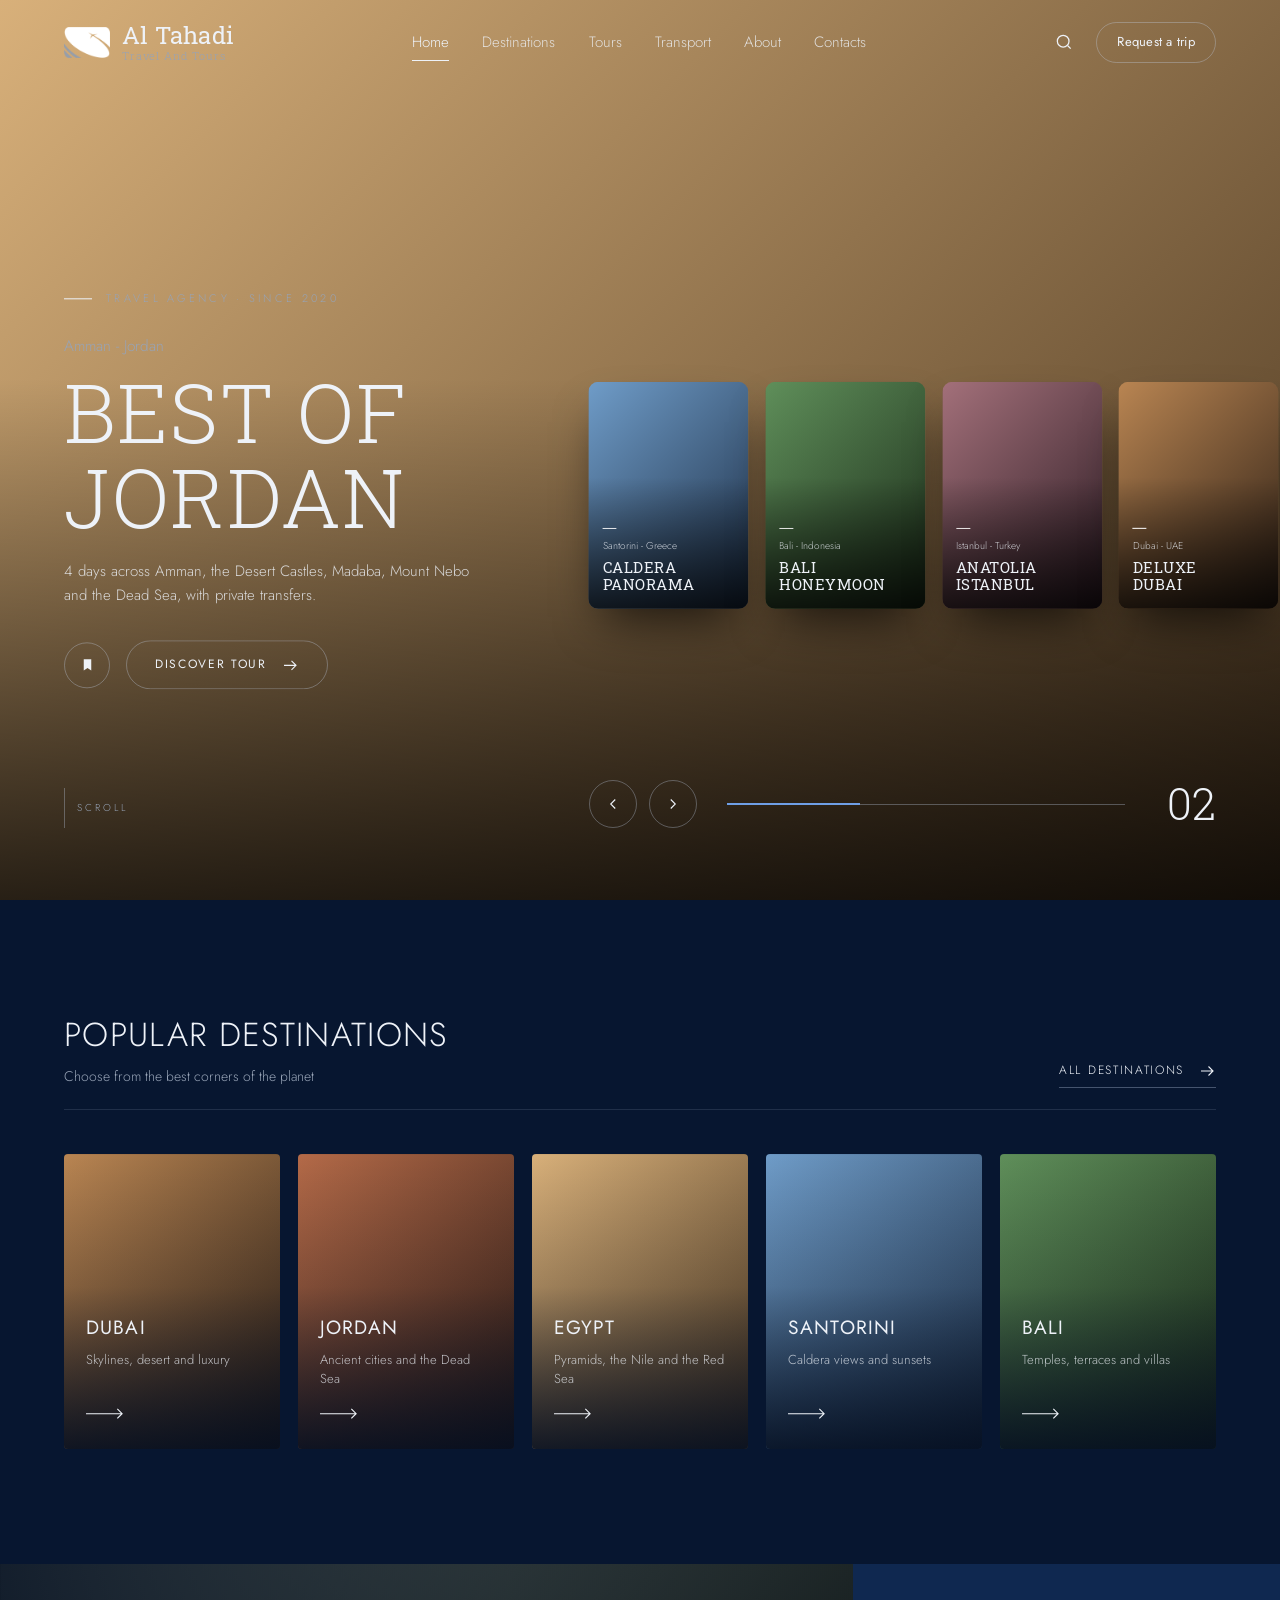
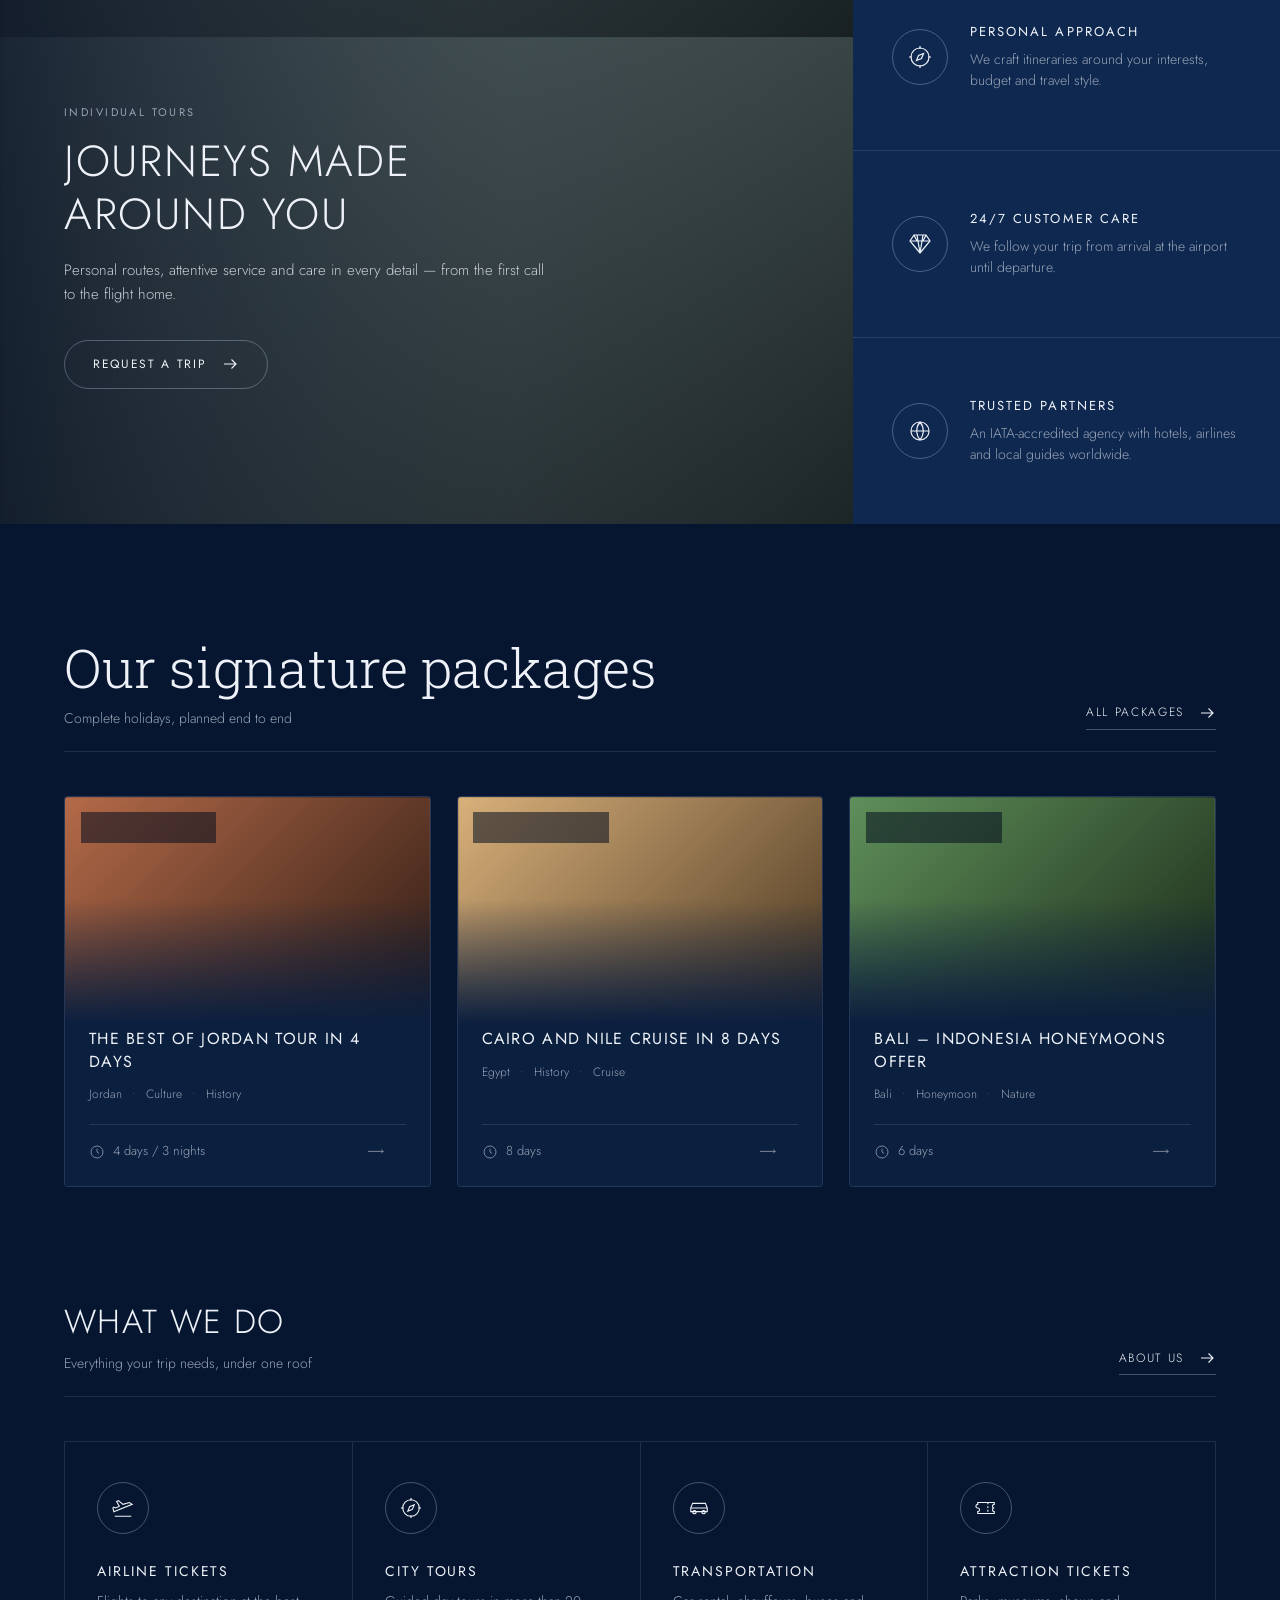
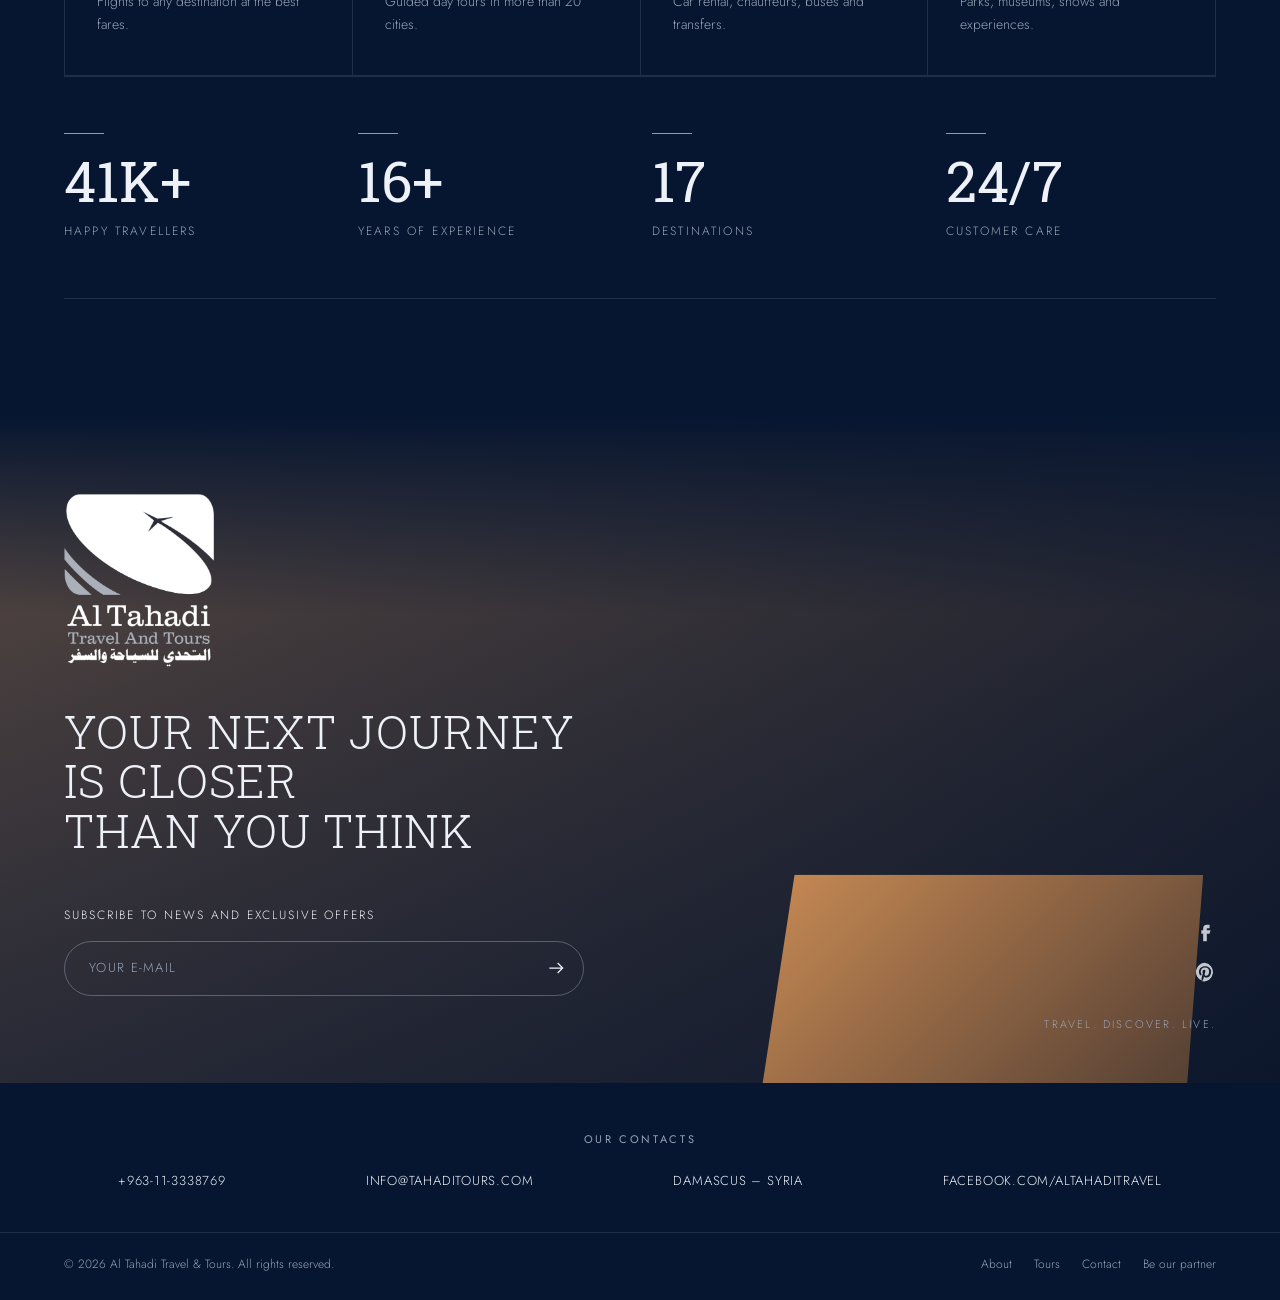
<file: index.html>
<!DOCTYPE html>
<html lang="en">
<head>
  <meta charset="UTF-8" />
  <meta name="viewport" content="width=device-width, initial-scale=1.0" />
  <link rel="preconnect" href="https://fonts.googleapis.com" />
  <link rel="preconnect" href="https://fonts.gstatic.com" crossorigin />
  <link href="https://fonts.googleapis.com/css2?family=Jost:wght@300;400;500&family=Roboto+Slab:wght@300;400&display=swap" rel="stylesheet" />
  <link rel="icon" type="image/png" href="images/favicon.png" />
  <link rel="stylesheet" href="css/style.css" />
  <title>Al Tahadi – Travel & Tours | Damascus, Syria</title>
  <meta name="description" content="Al Tahadi Travel & Tours – holiday packages, city tours, flights and transportation. Based in Damascus, Syria." />
</head>
<body data-page="home">
  <div id="site-header"></div>

  <!-- ============ HERO SLIDER ============ -->
  <section class="hero" id="hero">
    <div class="hero__timer"><span></span></div>
    <div class="hero__bg" id="heroBg"></div>
    <div class="hero__shade"></div>

    <div class="hero__content">
      <p class="hero__eyebrow">Travel agency · Since 2020</p>
      <p class="hero__place mask"><span id="heroPlace"></span></p>
      <h1 class="hero__title" id="heroTitle"></h1>
      <p class="hero__desc mask"><span id="heroDesc"></span></p>
      <div class="mask">
        <span class="hero__actions-inner">
          <button class="btn-round" aria-label="Save">
            <svg viewBox="0 0 24 24" fill="currentColor"><path d="M6 3h12v18l-6-4-6 4z"/></svg>
          </button>
          <a href="#" class="btn" id="heroLink">Discover tour
            <svg viewBox="0 0 24 24" fill="none" stroke="currentColor" stroke-width="1.5"><path d="M4 12h15M14 6l6 6-6 6"/></svg>
          </a>
        </span>
      </div>
    </div>

    <div class="hero__cards" id="heroCards"></div>

    <div class="hero__controls">
      <button class="arrow" id="prevBtn" aria-label="Previous"><svg viewBox="0 0 24 24" fill="none" stroke="currentColor" stroke-width="1.5"><path d="m15 18-6-6 6-6"/></svg></button>
      <button class="arrow" id="nextBtn" aria-label="Next"><svg viewBox="0 0 24 24" fill="none" stroke="currentColor" stroke-width="1.5"><path d="m9 18 6-6-6-6"/></svg></button>
      <div class="hero__progress"><span id="progressFill"></span></div>
      <div class="hero__num mask"><span id="heroNum">01</span></div>
    </div>

    <div class="hero__scroll"><i></i>Scroll</div>
  </section>

  <!-- ============ POPULAR DESTINATIONS ============ -->
  <section class="section">
    <div class="container">
      <div class="section-head reveal">
        <div>
          <h2 class="h-md">Popular destinations</h2>
          <p>Choose from the best corners of the planet</p>
        </div>
        <a href="destinations.html" class="link-all">All destinations
          <svg viewBox="0 0 24 24" fill="none" stroke="currentColor" stroke-width="1.5"><path d="M4 12h15M14 6l6 6-6 6"/></svg></a>
      </div>
      <div class="dest-grid" id="popularDest"></div>
    </div>
  </section>

  <!-- ============ SPLIT: TAILORED TRIPS ============ -->
  <section class="split">
    <div class="split__media" data-bg="lake">
      <div class="split__content reveal">
        <span class="eyebrow">Individual tours</span>
        <h2 class="h-md">Journeys made<br/>around you</h2>
        <p>Personal routes, attentive service and care in every detail — from the first call to the flight home.</p>
        <a href="contact.html" class="btn">Request a trip
          <svg viewBox="0 0 24 24" fill="none" stroke="currentColor" stroke-width="1.5"><path d="M4 12h15M14 6l6 6-6 6"/></svg></a>
      </div>
    </div>
    <div class="split__features" id="homeFeatures"></div>
  </section>

  <!-- ============ SIGNATURE PACKAGES ============ -->
  <section class="section">
    <div class="container">
      <div class="section-head reveal">
        <div>
          <h2 class="h-lg">Our signature packages</h2>
          <p>Complete holidays, planned end to end</p>
        </div>
        <a href="tours.html?type=package" class="link-all">All packages
          <svg viewBox="0 0 24 24" fill="none" stroke="currentColor" stroke-width="1.5"><path d="M4 12h15M14 6l6 6-6 6"/></svg></a>
      </div>
      <div class="tours-grid" id="signatureTours"></div>
    </div>
  </section>

  <!-- ============ SERVICES + STATS ============ -->
  <section class="section section--tight">
    <div class="container">
      <div class="section-head reveal">
        <div>
          <h2 class="h-md">What we do</h2>
          <p>Everything your trip needs, under one roof</p>
        </div>
        <a href="about.html" class="link-all">About us
          <svg viewBox="0 0 24 24" fill="none" stroke="currentColor" stroke-width="1.5"><path d="M4 12h15M14 6l6 6-6 6"/></svg></a>
      </div>
      <div class="services" id="homeServices"></div>

      <div class="stats">
        <div class="stat reveal" style="--i:0"><b>50K+</b><span>Happy travellers</span></div>
        <div class="stat reveal" style="--i:1"><b>20+</b><span>Years of experience</span></div>
        <div class="stat reveal" style="--i:2"><b>21</b><span>Destinations</span></div>
        <div class="stat reveal" style="--i:3"><b>24/7</b><span>Customer care</span></div>
      </div>
    </div>
  </section>

  <div id="site-footer"></div>
  <script src="js/data.js"></script>
  <script src="js/main.js"></script>
  <script src="js/animations.js"></script>
</body>
</html>
</file>
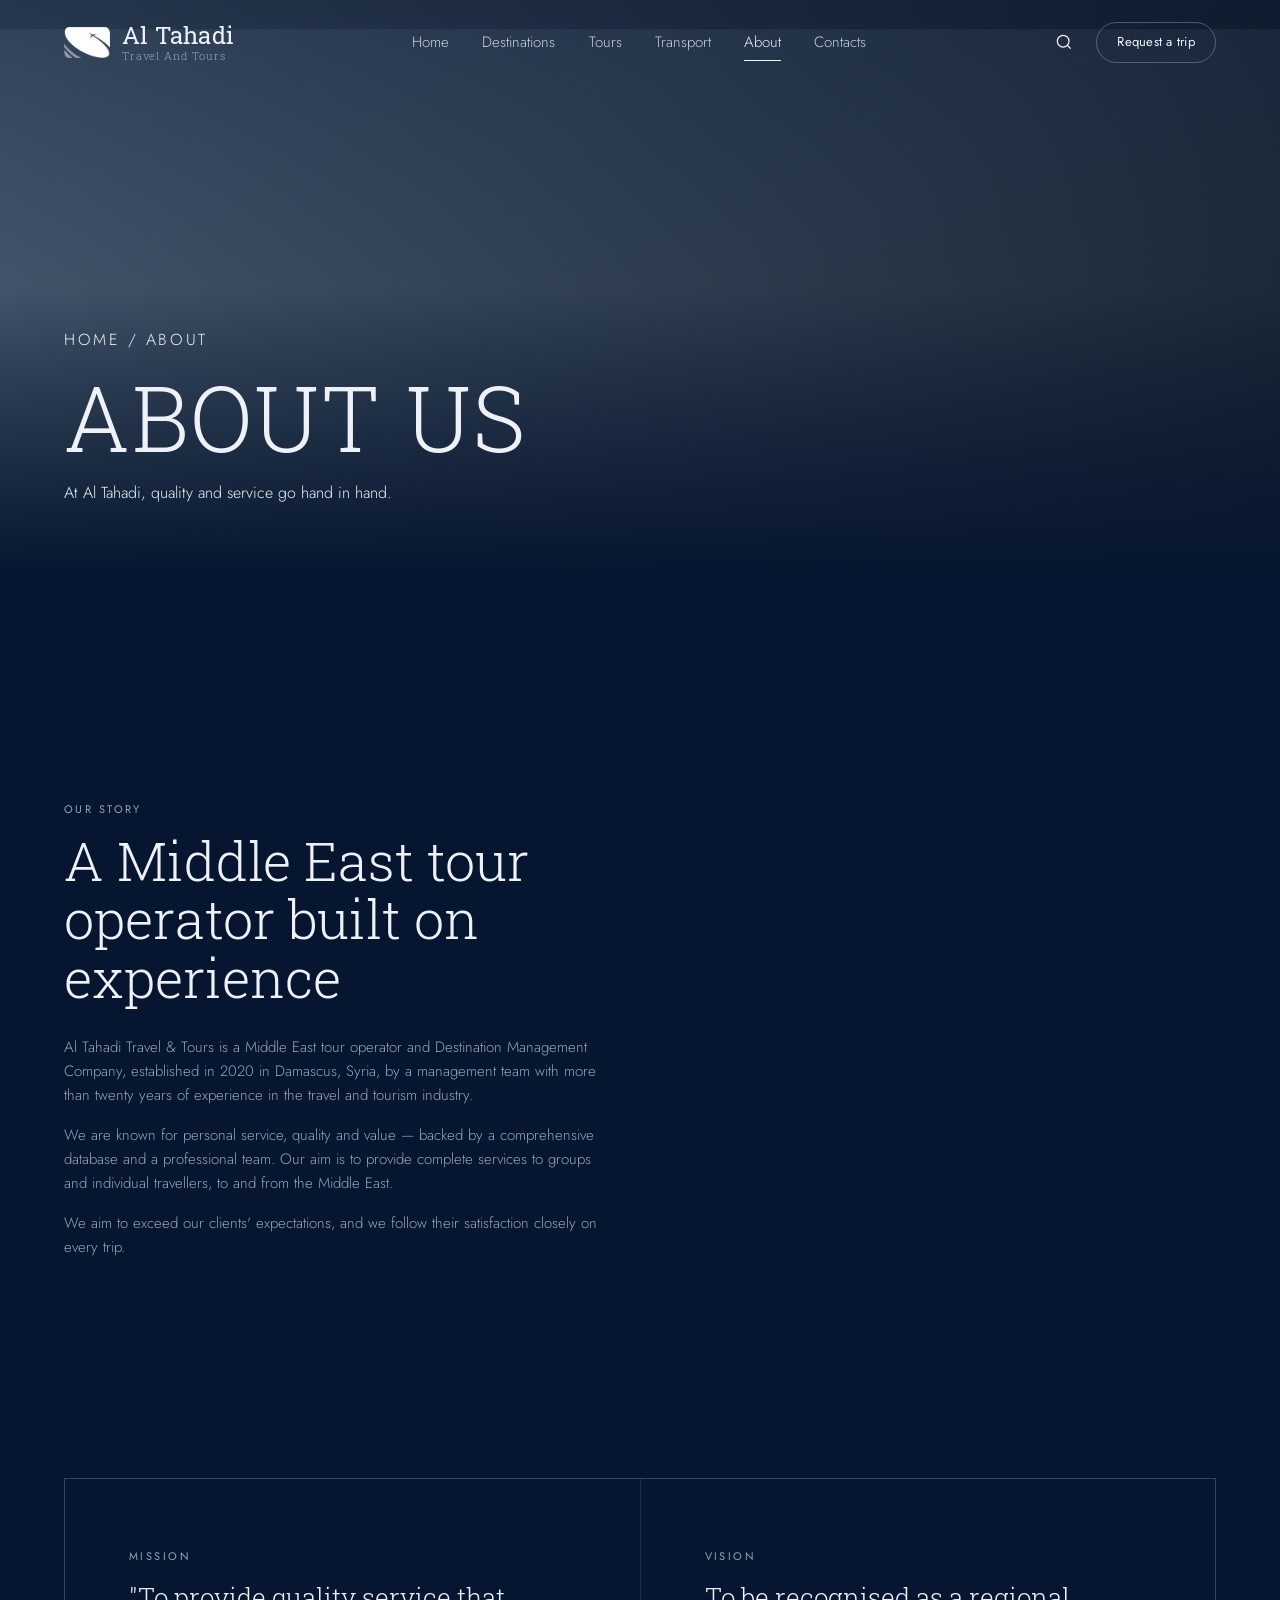
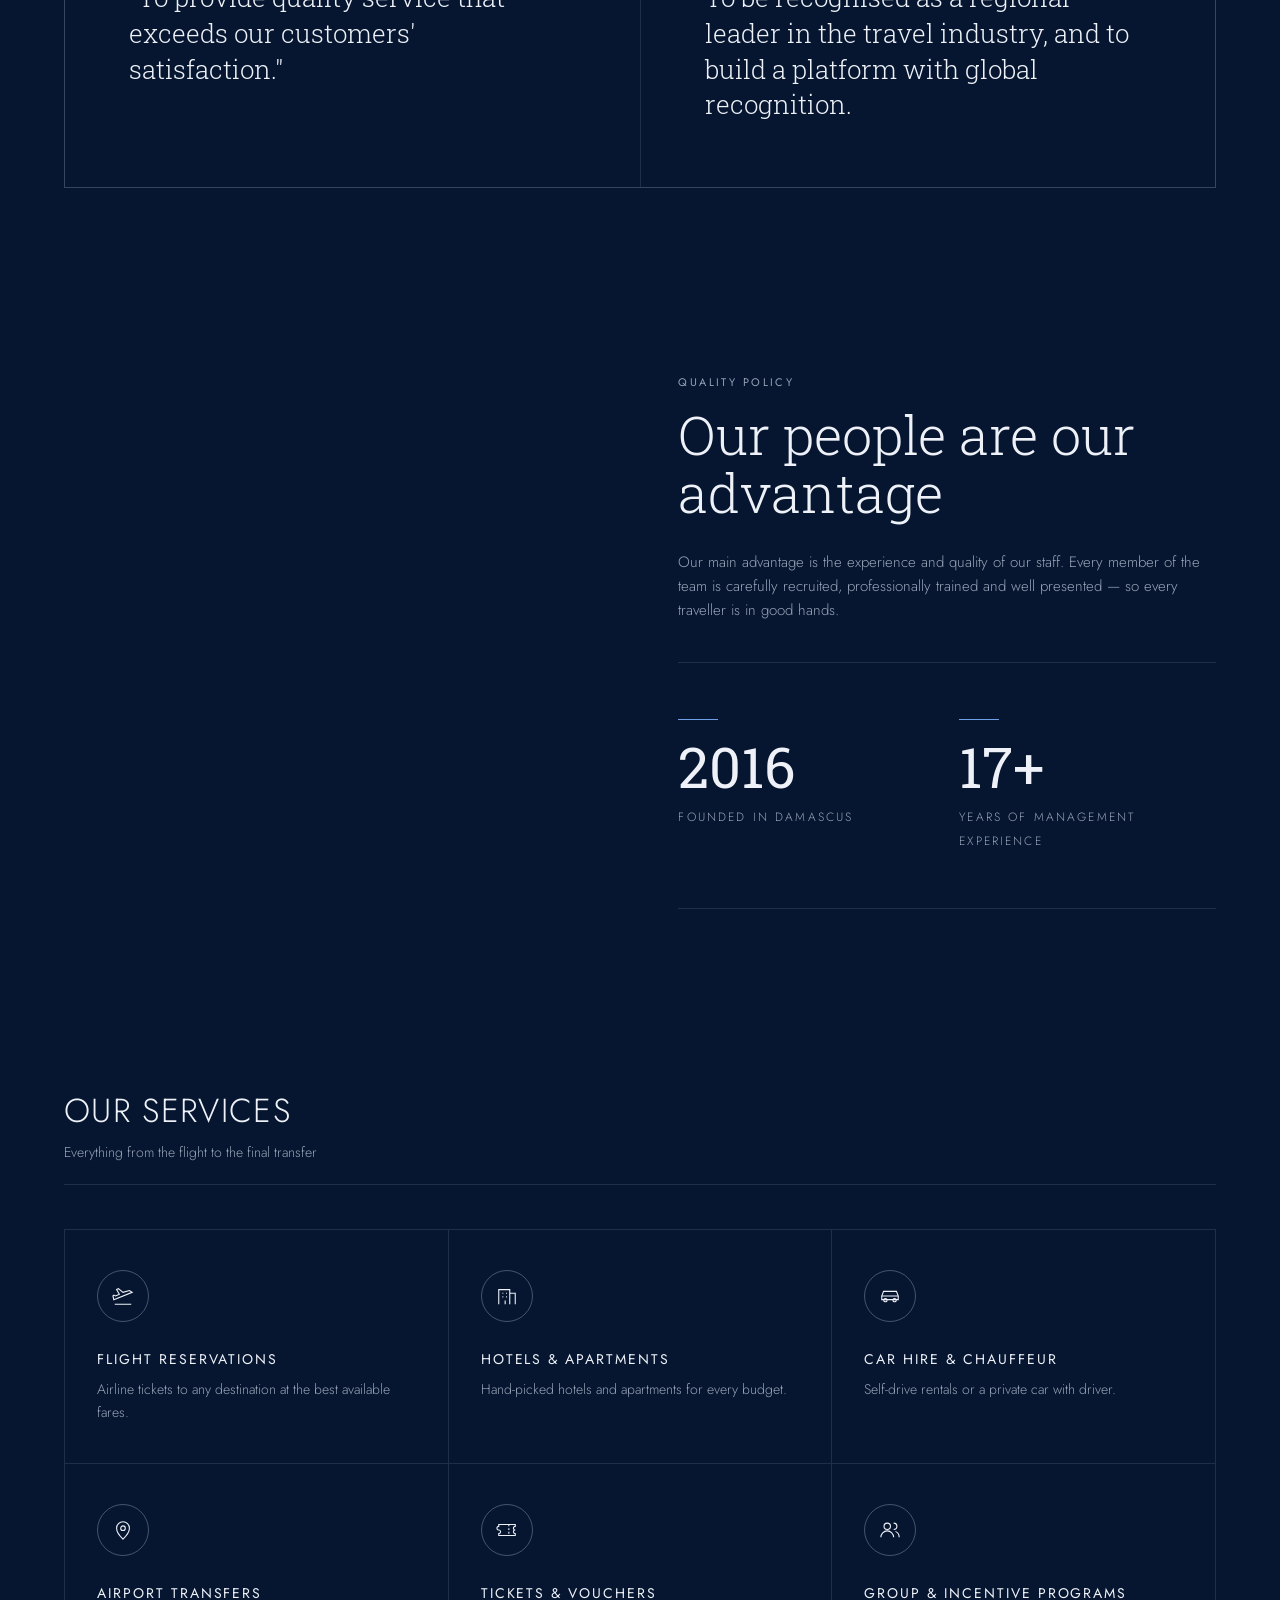
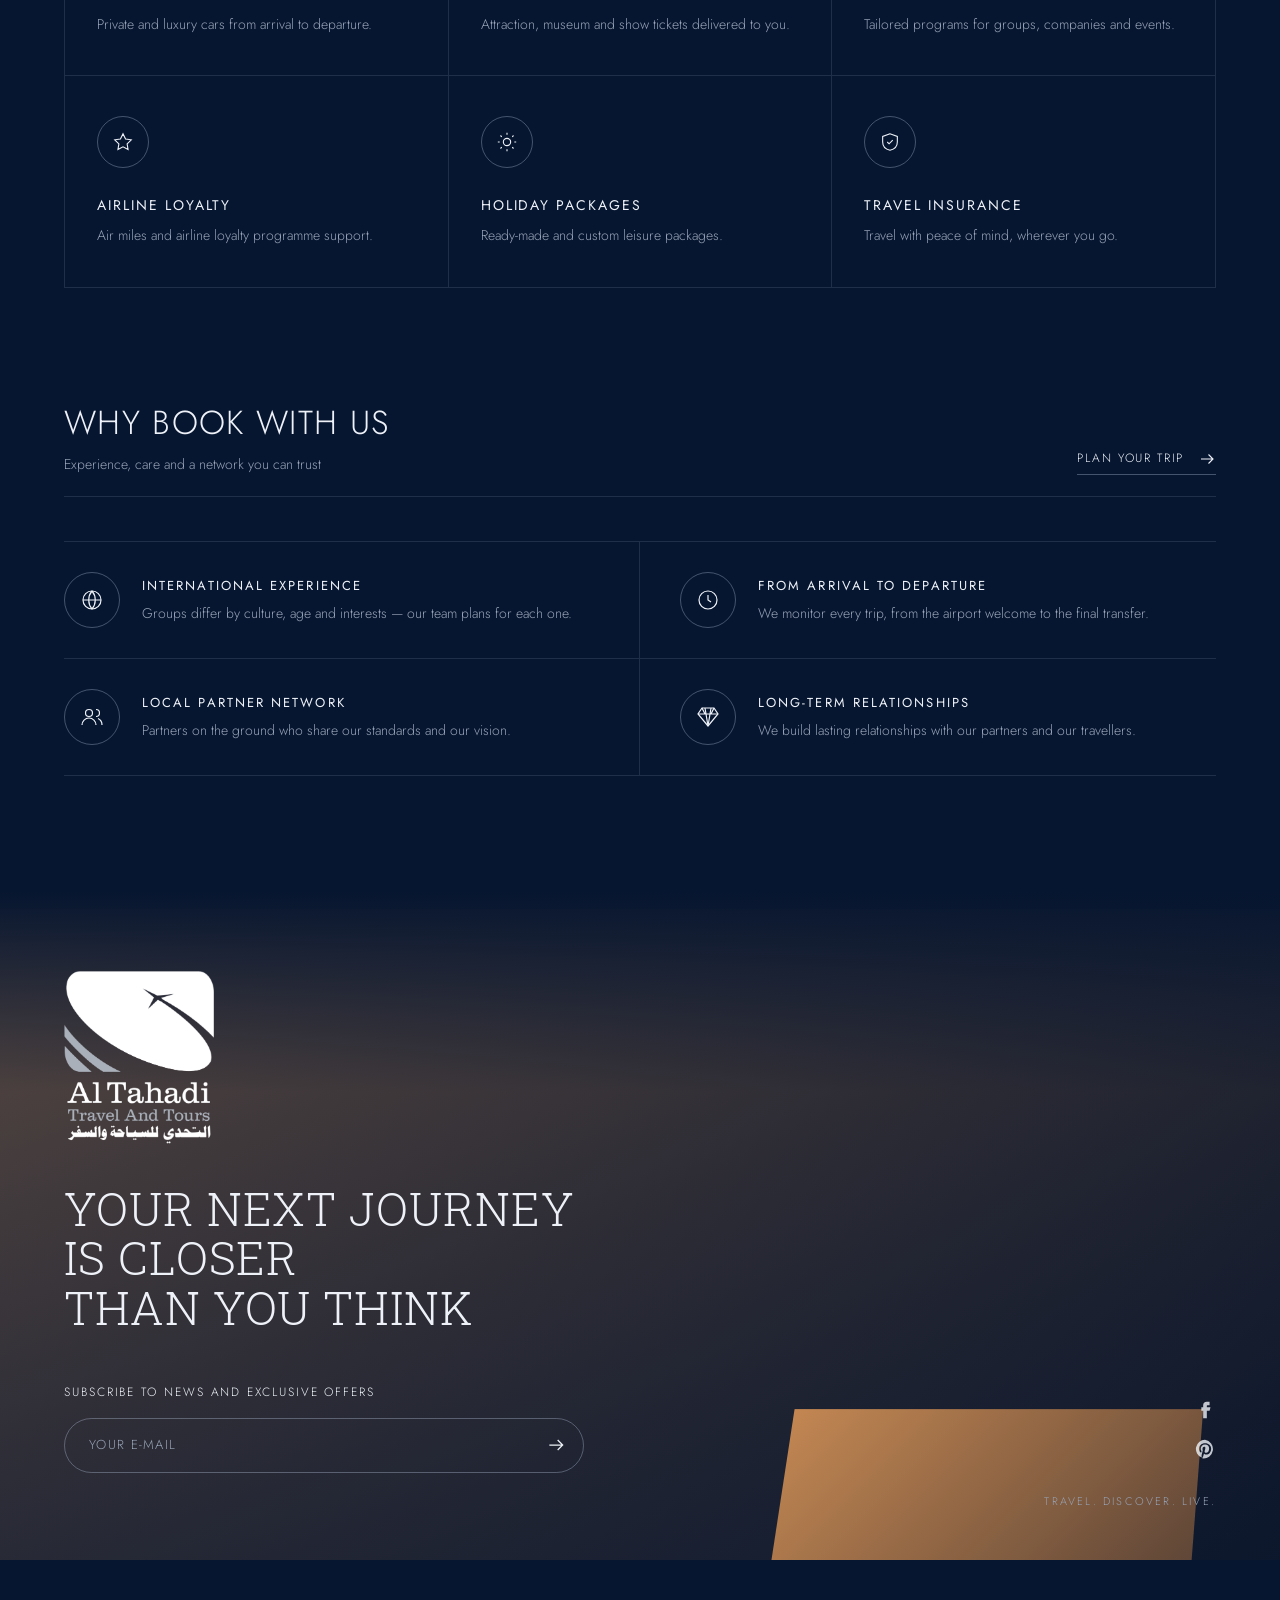
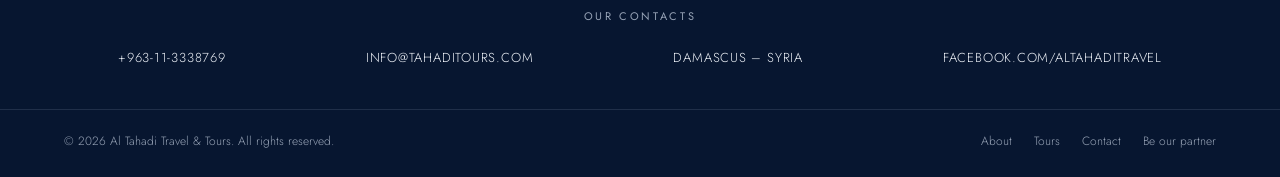
<file: about.html>
<!DOCTYPE html>
<html lang="en">
<head>
  <meta charset="UTF-8" />
  <meta name="viewport" content="width=device-width, initial-scale=1.0" />
  <link rel="preconnect" href="https://fonts.googleapis.com" />
  <link rel="preconnect" href="https://fonts.gstatic.com" crossorigin />
  <link href="https://fonts.googleapis.com/css2?family=Jost:wght@300;400;500&family=Roboto+Slab:wght@300;400&display=swap" rel="stylesheet" />
  <link rel="icon" type="image/png" href="images/favicon.png" />
  <link rel="stylesheet" href="css/style.css" />
  <title>About Us – Al Tahadi Travel & Tours</title>
  <meta name="description" content="Al Tahadi is a Middle East tour operator and Destination Management Company established in Damascus in 2020." />
</head>
<body data-page="about">
  <div id="site-header"></div>

  <section class="page-hero" data-bg="mountains">
    <div class="container">
      <p class="crumbs"><a href="index.html">Home</a> / About</p>
      <h1 class="h-xl">About us</h1>
      <p>At Al Tahadi, quality and service go hand in hand.</p>
    </div>
  </section>

  <section class="section">
    <div class="container two-col">
      <div class="reveal">
        <span class="eyebrow">Our story</span>
        <h2 class="h-lg" style="margin-bottom:28px">A Middle East tour operator built on experience</h2>
        <p>Al Tahadi Travel &amp; Tours is a Middle East tour operator and Destination Management Company, established in 2020 in Damascus, Syria, by a management team with more than twenty years of experience in the travel and tourism industry.</p>
        <p>We are known for personal service, quality and value — backed by a comprehensive database and a professional team. Our aim is to provide complete services to groups and individual travellers, to and from the Middle East.</p>
        <p>We aim to exceed our clients' expectations, and we follow their satisfaction closely on every trip.</p>
      </div>
      <div class="two-col__img reveal" data-bg="team"></div>
    </div>
  </section>

  <section class="section section--tight">
    <div class="container">
      <div class="mv">
        <div class="reveal">
          <span class="eyebrow">Mission</span>
          <blockquote>"To provide quality service that exceeds our customers' satisfaction."</blockquote>
        </div>
        <div class="reveal" style="--i:1">
          <span class="eyebrow">Vision</span>
          <blockquote>To be recognised as a regional leader in the travel industry, and to build a platform with global recognition.</blockquote>
        </div>
      </div>
    </div>
  </section>

  <section class="section section--tight">
    <div class="container two-col">
      <div class="two-col__img reveal" data-bg="hotel"></div>
      <div class="reveal">
        <span class="eyebrow">Quality policy</span>
        <h2 class="h-lg" style="margin-bottom:28px">Our people are our advantage</h2>
        <p>Our main advantage is the experience and quality of our staff. Every member of the team is carefully recruited, professionally trained and well presented — so every traveller is in good hands.</p>
        <div class="stats" style="grid-template-columns:repeat(2,1fr);margin-top:40px">
          <div class="stat"><b>2020</b><span>Founded in Damascus</span></div>
          <div class="stat"><b>20+</b><span>Years of management experience</span></div>
        </div>
      </div>
    </div>
  </section>

  <section class="section section--tight">
    <div class="container">
      <div class="section-head reveal">
        <div><h2 class="h-md">Our services</h2><p>Everything from the flight to the final transfer</p></div>
      </div>
      <div class="services services--3" id="aboutServices"></div>
    </div>
  </section>

  <section class="section section--tight">
    <div class="container">
      <div class="section-head reveal">
        <div><h2 class="h-md">Why book with us</h2><p>Experience, care and a network you can trust</p></div>
        <a href="contact.html" class="link-all">Plan your trip
          <svg viewBox="0 0 24 24" fill="none" stroke="currentColor" stroke-width="1.5"><path d="M4 12h15M14 6l6 6-6 6"/></svg></a>
      </div>
      <div class="why" id="aboutWhy"></div>
    </div>
  </section>

  <div id="site-footer"></div>
  <script src="js/data.js"></script>
  <script src="js/main.js"></script>
  <script src="js/animations.js"></script>
</body>
</html>
</file>
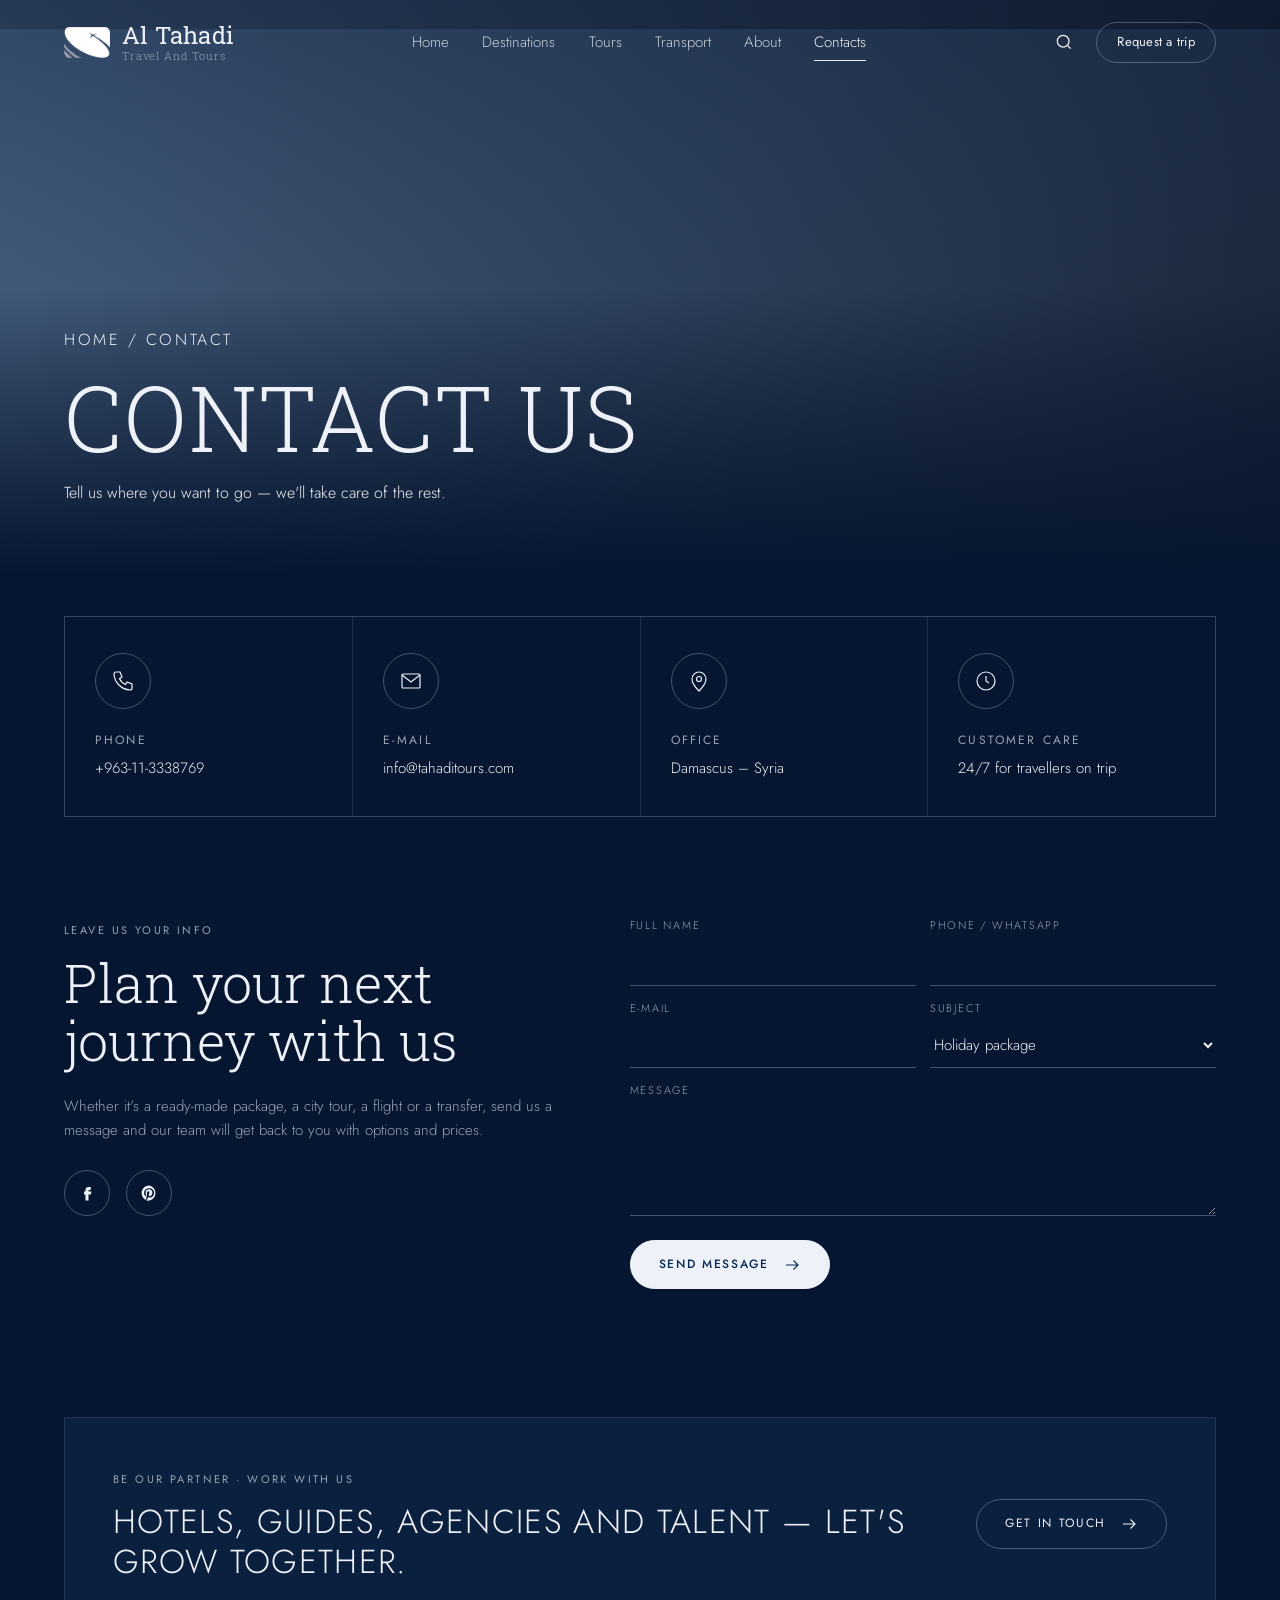
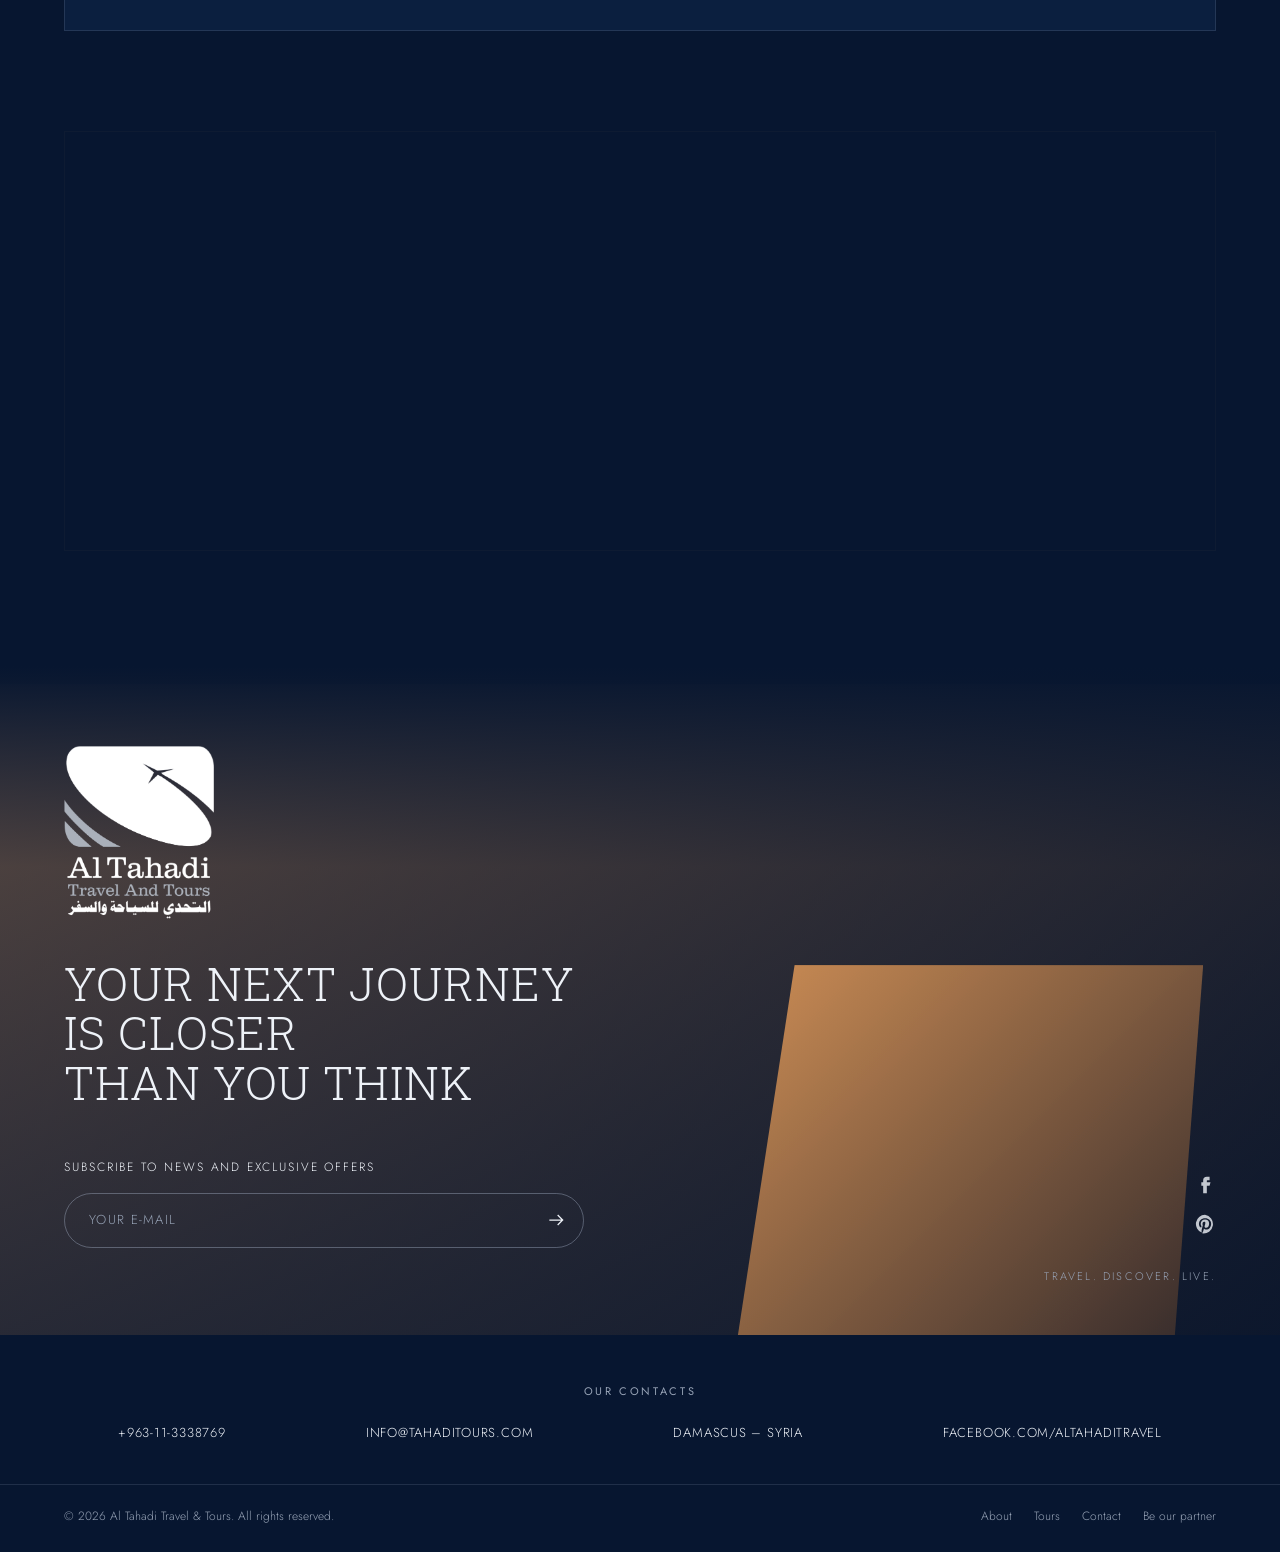
<file: contact.html>
<!DOCTYPE html>
<html lang="en">
<head>
  <meta charset="UTF-8" />
  <meta name="viewport" content="width=device-width, initial-scale=1.0" />
  <link rel="preconnect" href="https://fonts.googleapis.com" />
  <link rel="preconnect" href="https://fonts.gstatic.com" crossorigin />
  <link href="https://fonts.googleapis.com/css2?family=Jost:wght@300;400;500&family=Roboto+Slab:wght@300;400&display=swap" rel="stylesheet" />
  <link rel="icon" type="image/png" href="images/favicon.png" />
  <link rel="stylesheet" href="css/style.css" />
  <title>Contact – Al Tahadi Travel & Tours</title>
  <meta name="description" content="Contact Al Tahadi Travel & Tours in Damascus, Syria. Phone +963-11-3338769, info@tahaditours.com." />
</head>
<body data-page="contact">
  <div id="site-header"></div>

  <section class="page-hero" data-bg="plane">
    <div class="container">
      <p class="crumbs"><a href="index.html">Home</a> / Contact</p>
      <h1 class="h-xl">Contact us</h1>
      <p>Tell us where you want to go — we'll take care of the rest.</p>
    </div>
  </section>

  <section class="section" style="padding-top:40px">
    <div class="container">
      <div class="contact-cards" id="contactCards"></div>

      <div class="contact-layout">
        <div class="reveal">
          <span class="eyebrow">Leave us your info</span>
          <h2 class="h-lg" style="margin-bottom:24px">Plan your next journey with us</h2>
          <p>Whether it's a ready-made package, a city tour, a flight or a transfer, send us a message and our team will get back to you with options and prices.</p>
          <div class="contact-social" id="contactSocial"></div>
        </div>

        <form class="form form--2 reveal" data-mail="Website enquiry">
          <div class="field"><label for="cName">Full name</label><input id="cName" name="Name" required /></div>
          <div class="field"><label for="cPhone">Phone / WhatsApp</label><input id="cPhone" name="Phone" type="tel" required /></div>
          <div class="field"><label for="cEmail">E-mail</label><input id="cEmail" name="Email" type="email" /></div>
          <div class="field"><label for="cSubject">Subject</label>
            <select id="cSubject" name="Subject">
              <option>Holiday package</option><option>Day tour</option><option>Flight tickets</option>
              <option>Hotel booking</option><option>Transportation</option><option>Group / incentive</option>
              <option>Partnership</option><option>Other</option>
            </select></div>
          <div class="field full"><label for="cMessage">Message</label><textarea id="cMessage" name="Message" required></textarea></div>
          <div class="full">
            <button class="btn btn--solid">Send message
              <svg viewBox="0 0 24 24" fill="none" stroke="currentColor" stroke-width="1.5"><path d="M4 12h15M14 6l6 6-6 6"/></svg></button>
            <p class="form__msg" style="margin-top:12px"></p>
          </div>
        </form>
      </div>

      <div class="partner reveal" id="partner">
        <div>
          <span class="eyebrow">Be our partner · Work with us</span>
          <h3 class="h-md">Hotels, guides, agencies and talent — let's grow together.</h3>
        </div>
        <a href="mailto:info@tahaditours.com?subject=Partnership" class="btn">Get in touch
          <svg viewBox="0 0 24 24" fill="none" stroke="currentColor" stroke-width="1.5"><path d="M4 12h15M14 6l6 6-6 6"/></svg></a>
      </div>

      <div class="map reveal">
        <iframe title="Al Tahadi location – Damascus" loading="lazy" src="https://www.google.com/maps?q=Damascus,Syria&z=12&output=embed"></iframe>
      </div>
    </div>
  </section>

  <div id="site-footer"></div>
  <script src="js/data.js"></script>
  <script src="js/main.js"></script>
  <script src="js/animations.js"></script>
</body>
</html>
</file>
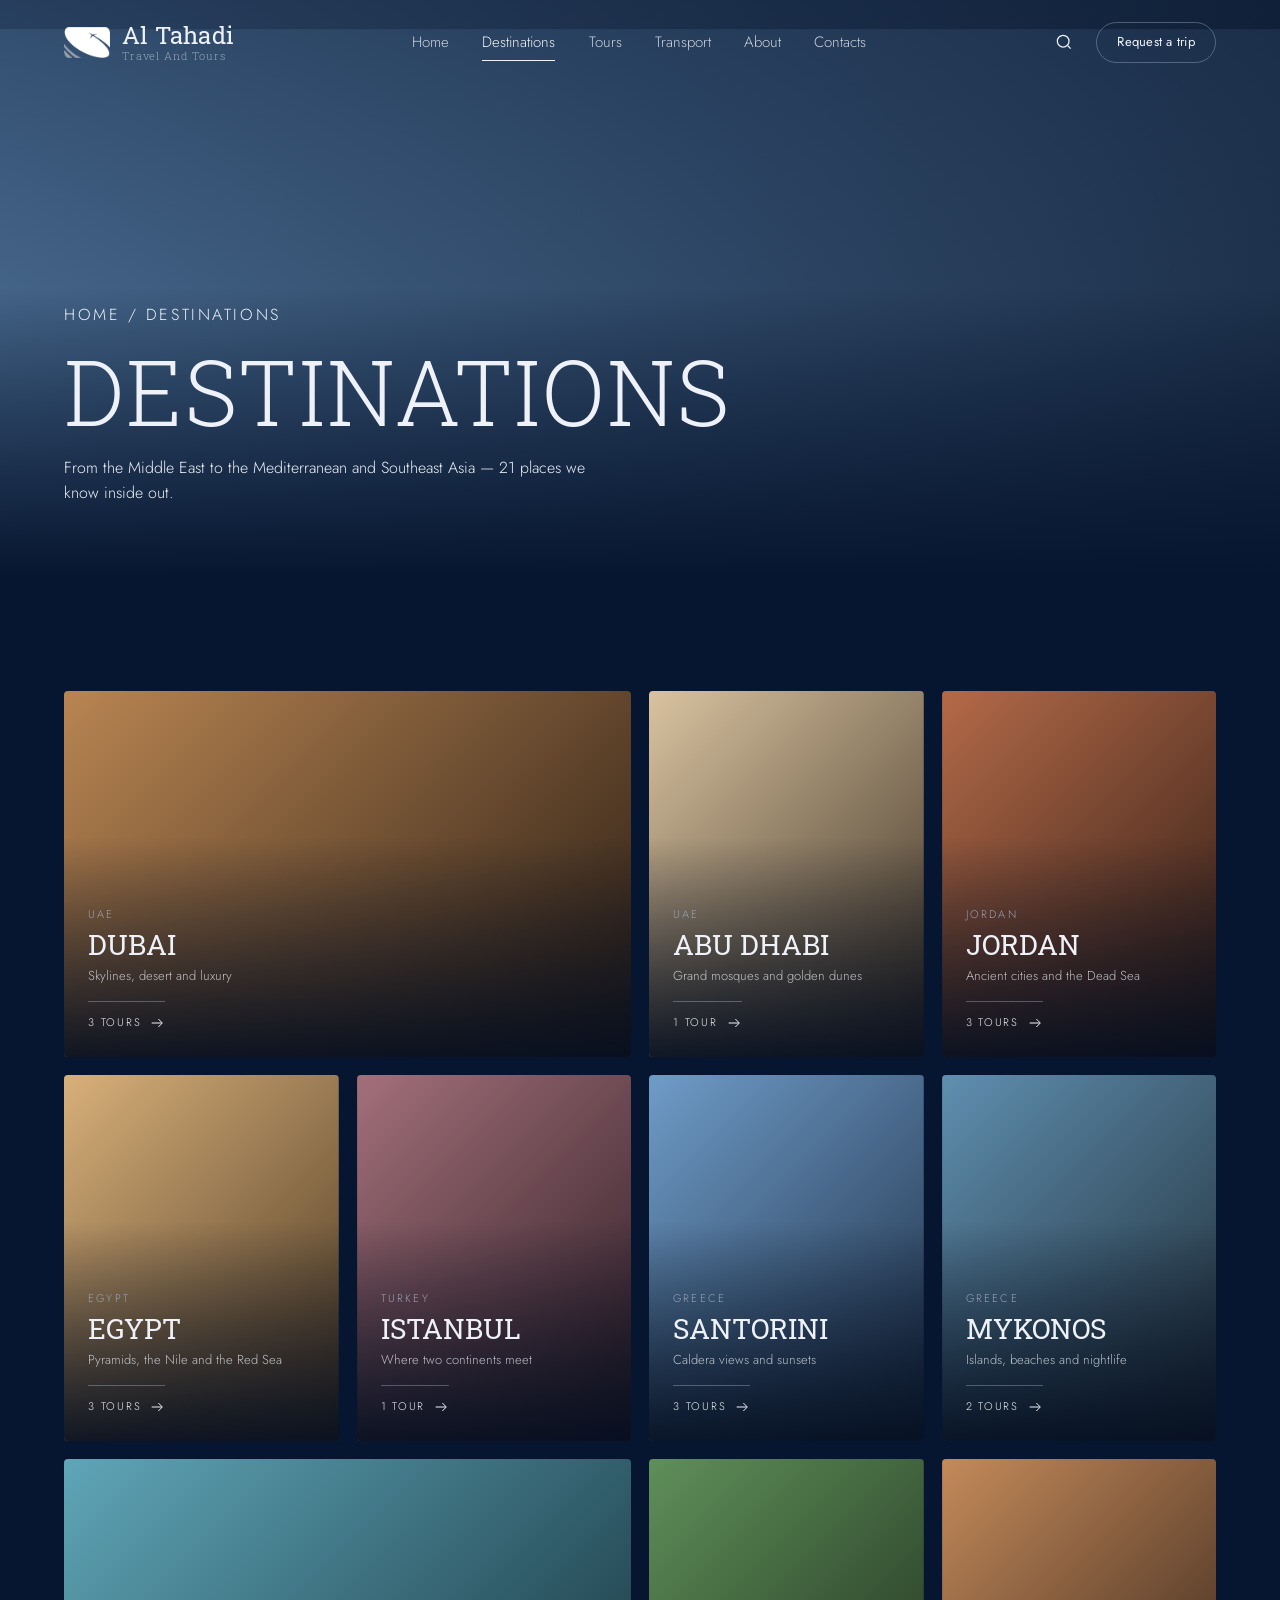
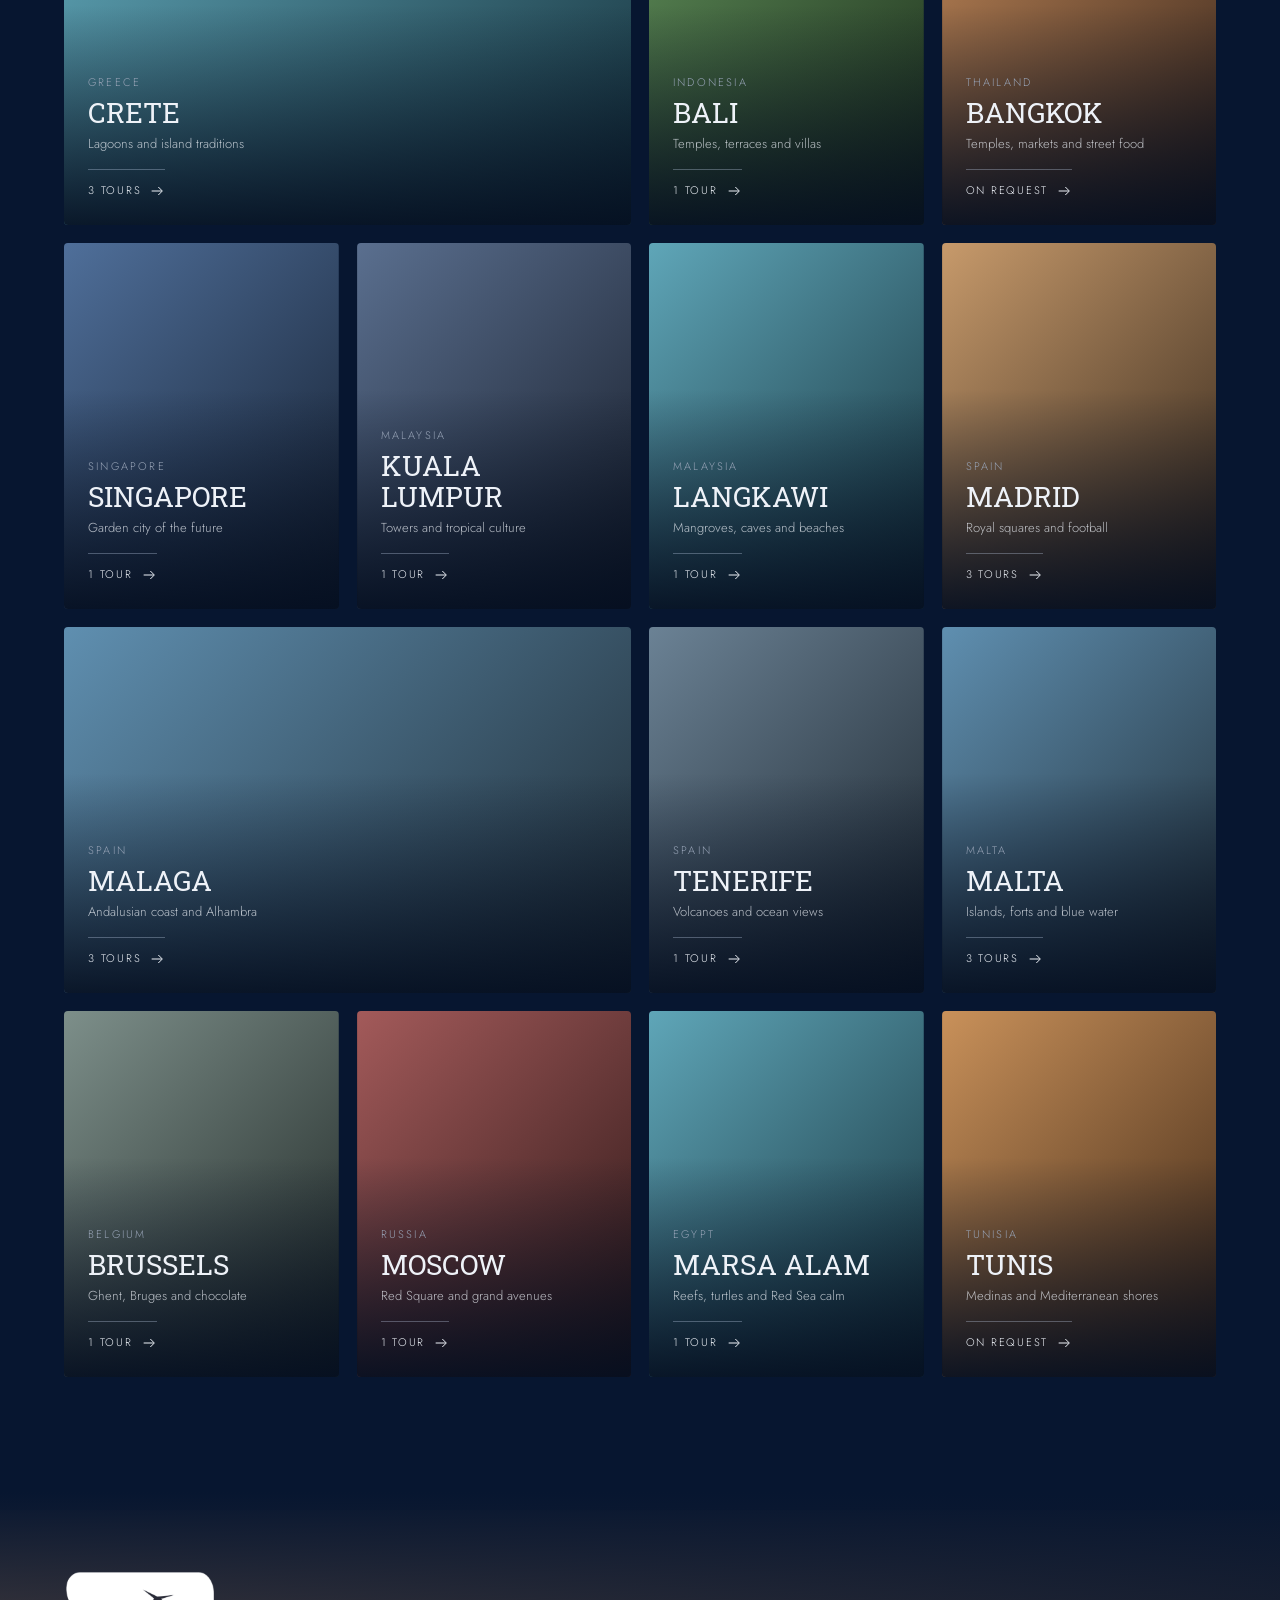
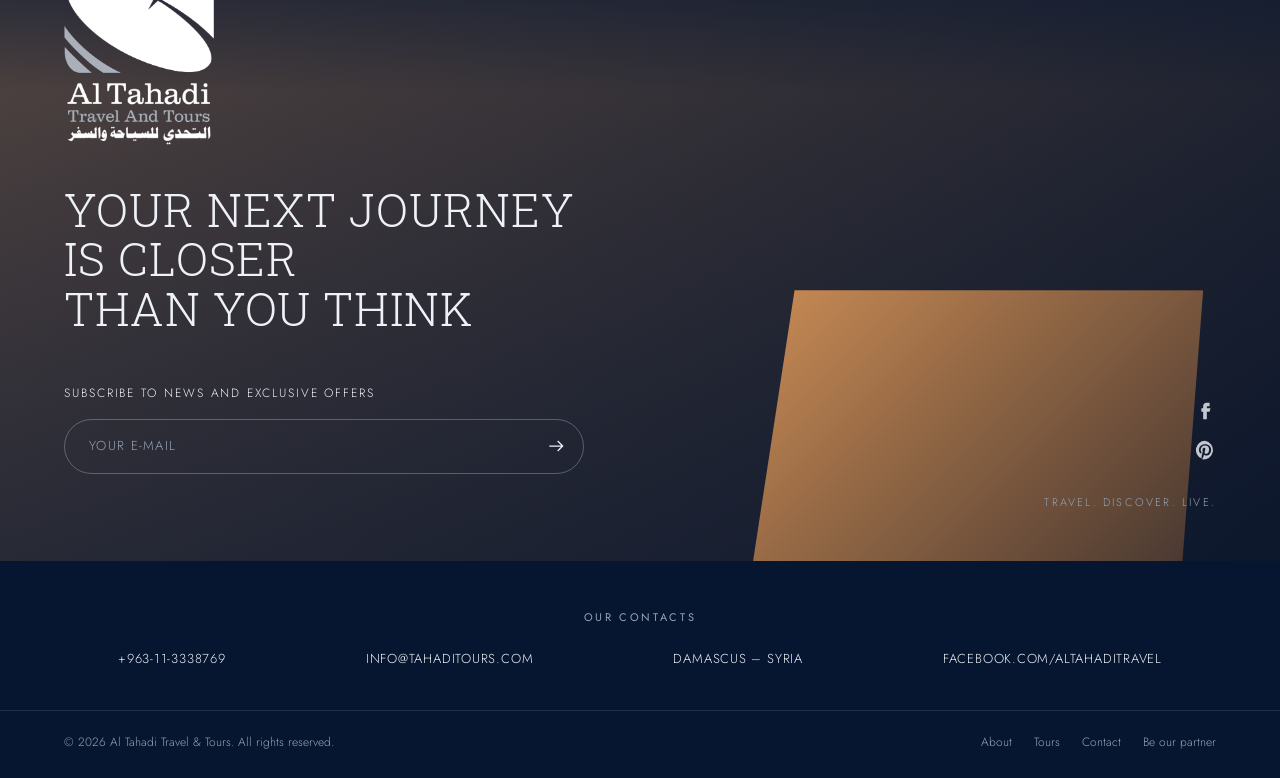
<file: destinations.html>
<!DOCTYPE html>
<html lang="en">
<head>
  <meta charset="UTF-8" />
  <meta name="viewport" content="width=device-width, initial-scale=1.0" />
  <link rel="preconnect" href="https://fonts.googleapis.com" />
  <link rel="preconnect" href="https://fonts.gstatic.com" crossorigin />
  <link href="https://fonts.googleapis.com/css2?family=Jost:wght@300;400;500&family=Roboto+Slab:wght@300;400&display=swap" rel="stylesheet" />
  <link rel="icon" type="image/png" href="images/favicon.png" />
  <link rel="stylesheet" href="css/style.css" />
  <title>Destinations – Al Tahadi Travel & Tours</title>
  <meta name="description" content="21 destinations across the Middle East, Europe and Asia – Dubai, Jordan, Egypt, Istanbul, Santorini, Bali and more." />
</head>
<body data-page="destinations">
  <div id="site-header"></div>

  <section class="page-hero" data-bg="santorini">
    <div class="container">
      <p class="crumbs"><a href="index.html">Home</a> / Destinations</p>
      <h1 class="h-xl">Destinations</h1>
      <p>From the Middle East to the Mediterranean and Southeast Asia — 21 places we know inside out.</p>
    </div>
  </section>

  <section class="section">
    <div class="container">
      <div class="dest-tiles" id="destGrid"></div>
    </div>
  </section>

  <div id="site-footer"></div>
  <script src="js/data.js"></script>
  <script src="js/main.js"></script>
  <script src="js/animations.js"></script>
</body>
</html>
</file>
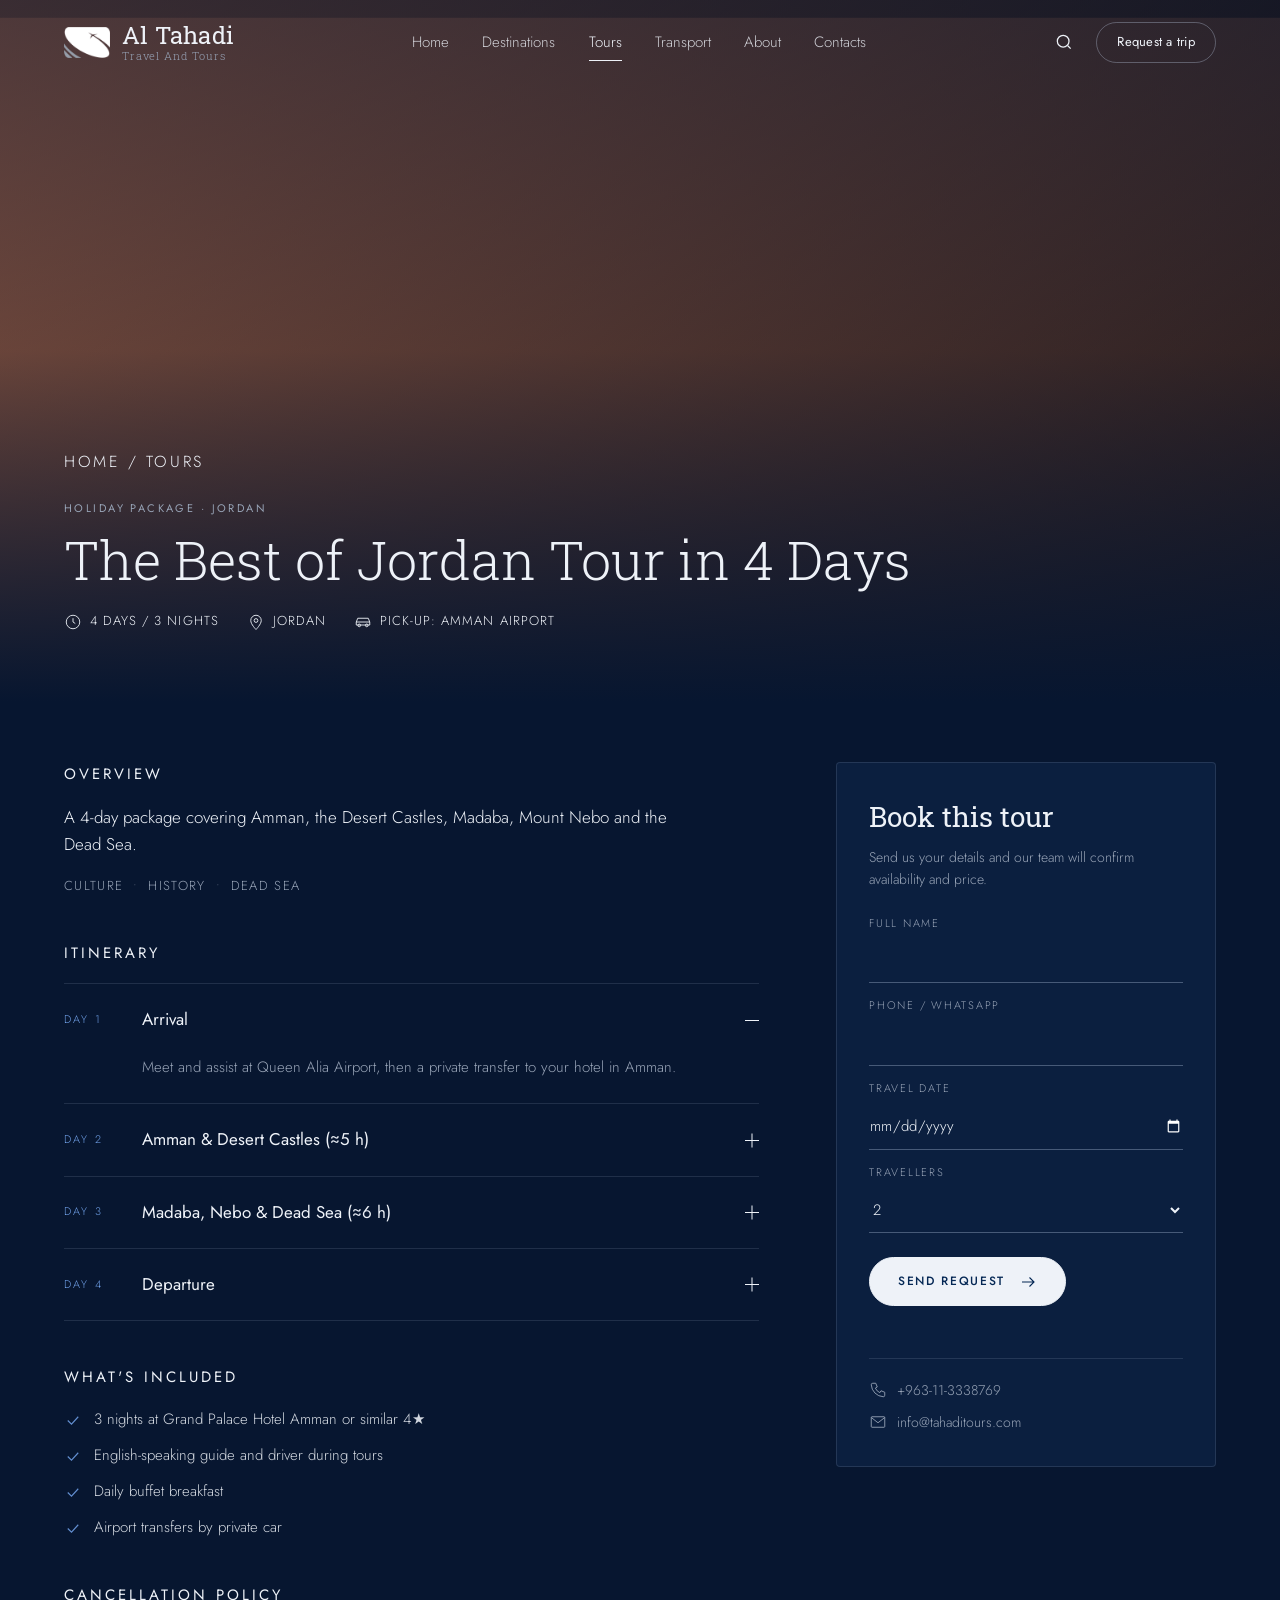
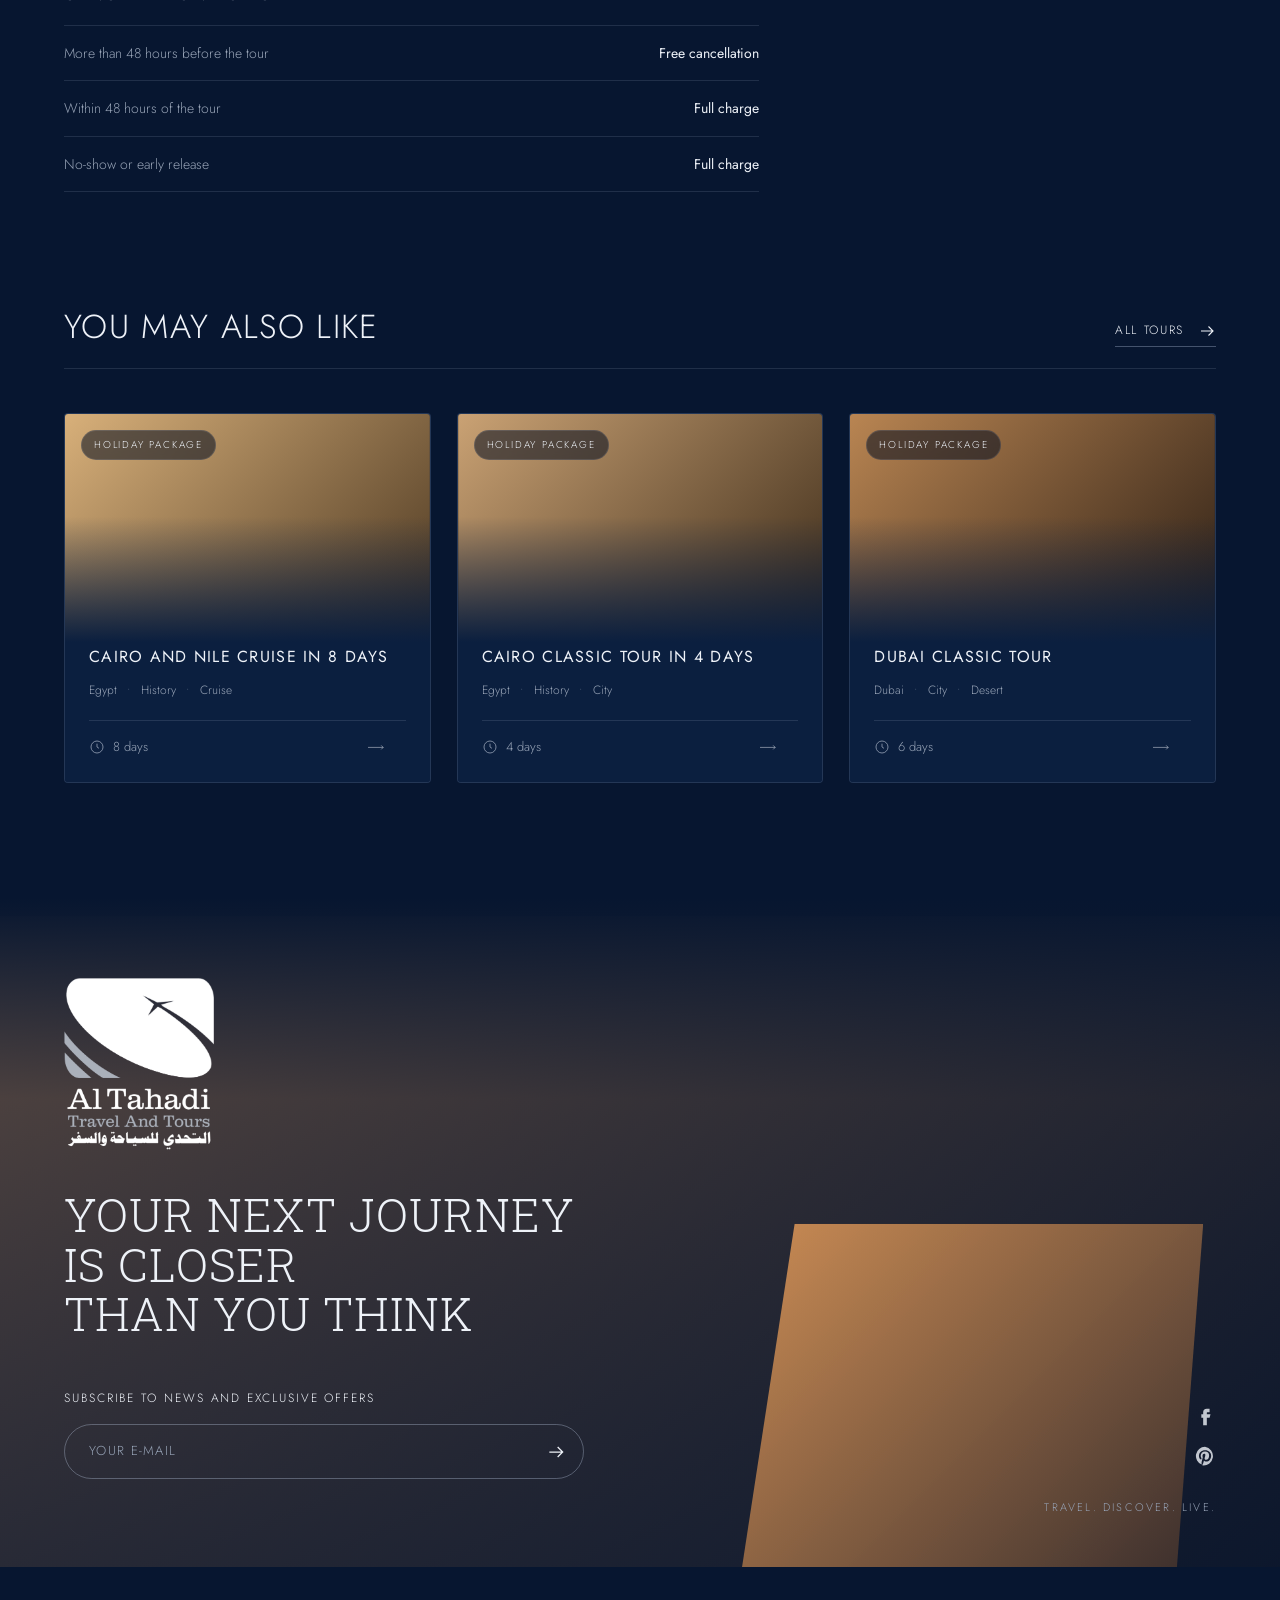
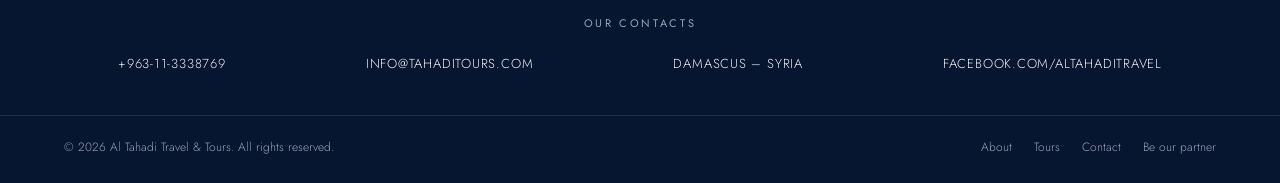
<file: tour.html>
<!DOCTYPE html>
<html lang="en">
<head>
  <meta charset="UTF-8" />
  <meta name="viewport" content="width=device-width, initial-scale=1.0" />
  <link rel="preconnect" href="https://fonts.googleapis.com" />
  <link rel="preconnect" href="https://fonts.gstatic.com" crossorigin />
  <link href="https://fonts.googleapis.com/css2?family=Jost:wght@300;400;500&family=Roboto+Slab:wght@300;400&display=swap" rel="stylesheet" />
  <link rel="icon" type="image/png" href="images/favicon.png" />
  <link rel="stylesheet" href="css/style.css" />
  <title>Tour – Al Tahadi Travel & Tours</title>
  <meta name="description" content="Tour details, itinerary and booking with Al Tahadi Travel & Tours." />
</head>
<body data-page="tour">
  <div id="site-header"></div>

  <section class="page-hero tour-hero" id="tourHero">
    <div class="container">
      <p class="crumbs"><a href="index.html">Home</a> / <a href="tours.html">Tours</a></p>
      <span class="eyebrow" id="tourType"></span>
      <h1 class="h-lg" id="tourTitle" style="max-width:900px"></h1>
      <div class="tour-meta" id="tourMeta"></div>
    </div>
  </section>

  <section class="section" style="padding-top:60px">
    <div class="container tour-layout">
      <div id="tourBody"></div>

      <aside class="book-card">
        <h3>Book this tour</h3>
        <p>Send us your details and our team will confirm availability and price.</p>
        <form class="form" data-mail="Booking request">
          <input type="hidden" name="Tour" id="bookTour" />
          <div class="field"><label for="bName">Full name</label><input id="bName" name="Name" required /></div>
          <div class="field"><label for="bPhone">Phone / WhatsApp</label><input id="bPhone" name="Phone" type="tel" required /></div>
          <div class="field"><label for="bDate">Travel date</label><input id="bDate" name="Date" type="date" /></div>
          <div class="field"><label for="bPax">Travellers</label>
            <select id="bPax" name="Travellers"><option>1</option><option selected>2</option><option>3</option><option>4</option><option>5+</option></select></div>
          <button class="btn btn--solid">Send request
            <svg viewBox="0 0 24 24" fill="none" stroke="currentColor" stroke-width="1.5"><path d="M4 12h15M14 6l6 6-6 6"/></svg></button>
          <p class="form__msg"></p>
        </form>
        <div class="book-card__contact">
          <a href="tel:+963113338769"><svg viewBox="0 0 24 24" fill="none" stroke="currentColor" stroke-width="1.2"><path d="M5 3h4l2 5-2.5 1.5a11 11 0 0 0 6 6L16 13l5 2v4a2 2 0 0 1-2 2A17 17 0 0 1 3 5a2 2 0 0 1 2-2z"/></svg><span dir="ltr">+963-11-3338769</span></a>
          <a href="mailto:info@tahaditours.com"><svg viewBox="0 0 24 24" fill="none" stroke="currentColor" stroke-width="1.2"><rect x="3" y="5" width="18" height="14" rx="1"/><path d="m3 6 9 7 9-7"/></svg>info@tahaditours.com</a>
        </div>
      </aside>
    </div>
  </section>

  <section class="section section--tight">
    <div class="container">
      <div class="section-head reveal"><div><h2 class="h-md">You may also like</h2></div>
        <a href="tours.html" class="link-all">All tours
          <svg viewBox="0 0 24 24" fill="none" stroke="currentColor" stroke-width="1.5"><path d="M4 12h15M14 6l6 6-6 6"/></svg></a></div>
      <div class="tours-grid" id="relatedTours"></div>
    </div>
  </section>

  <div id="site-footer"></div>
  <script src="js/data.js"></script>
  <script src="js/main.js"></script>
  <script src="js/animations.js"></script>
</body>
</html>
</file>
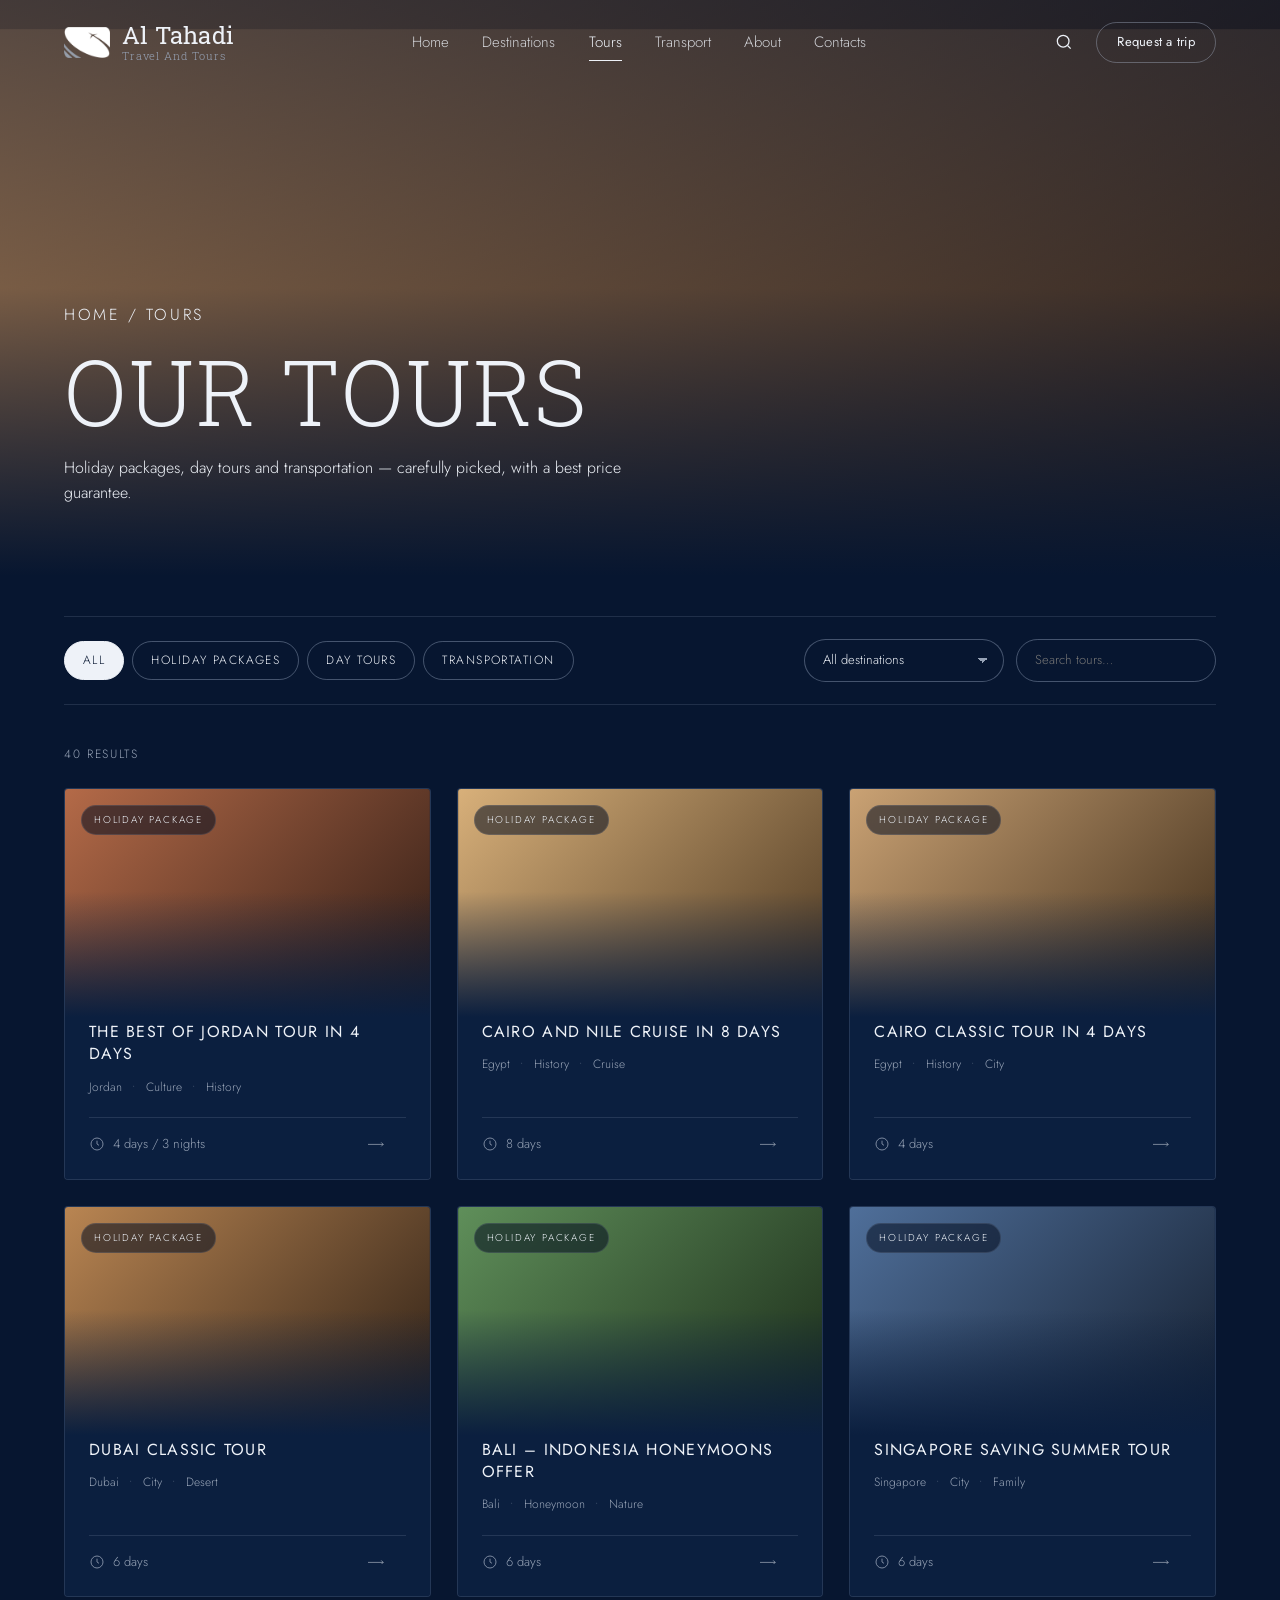
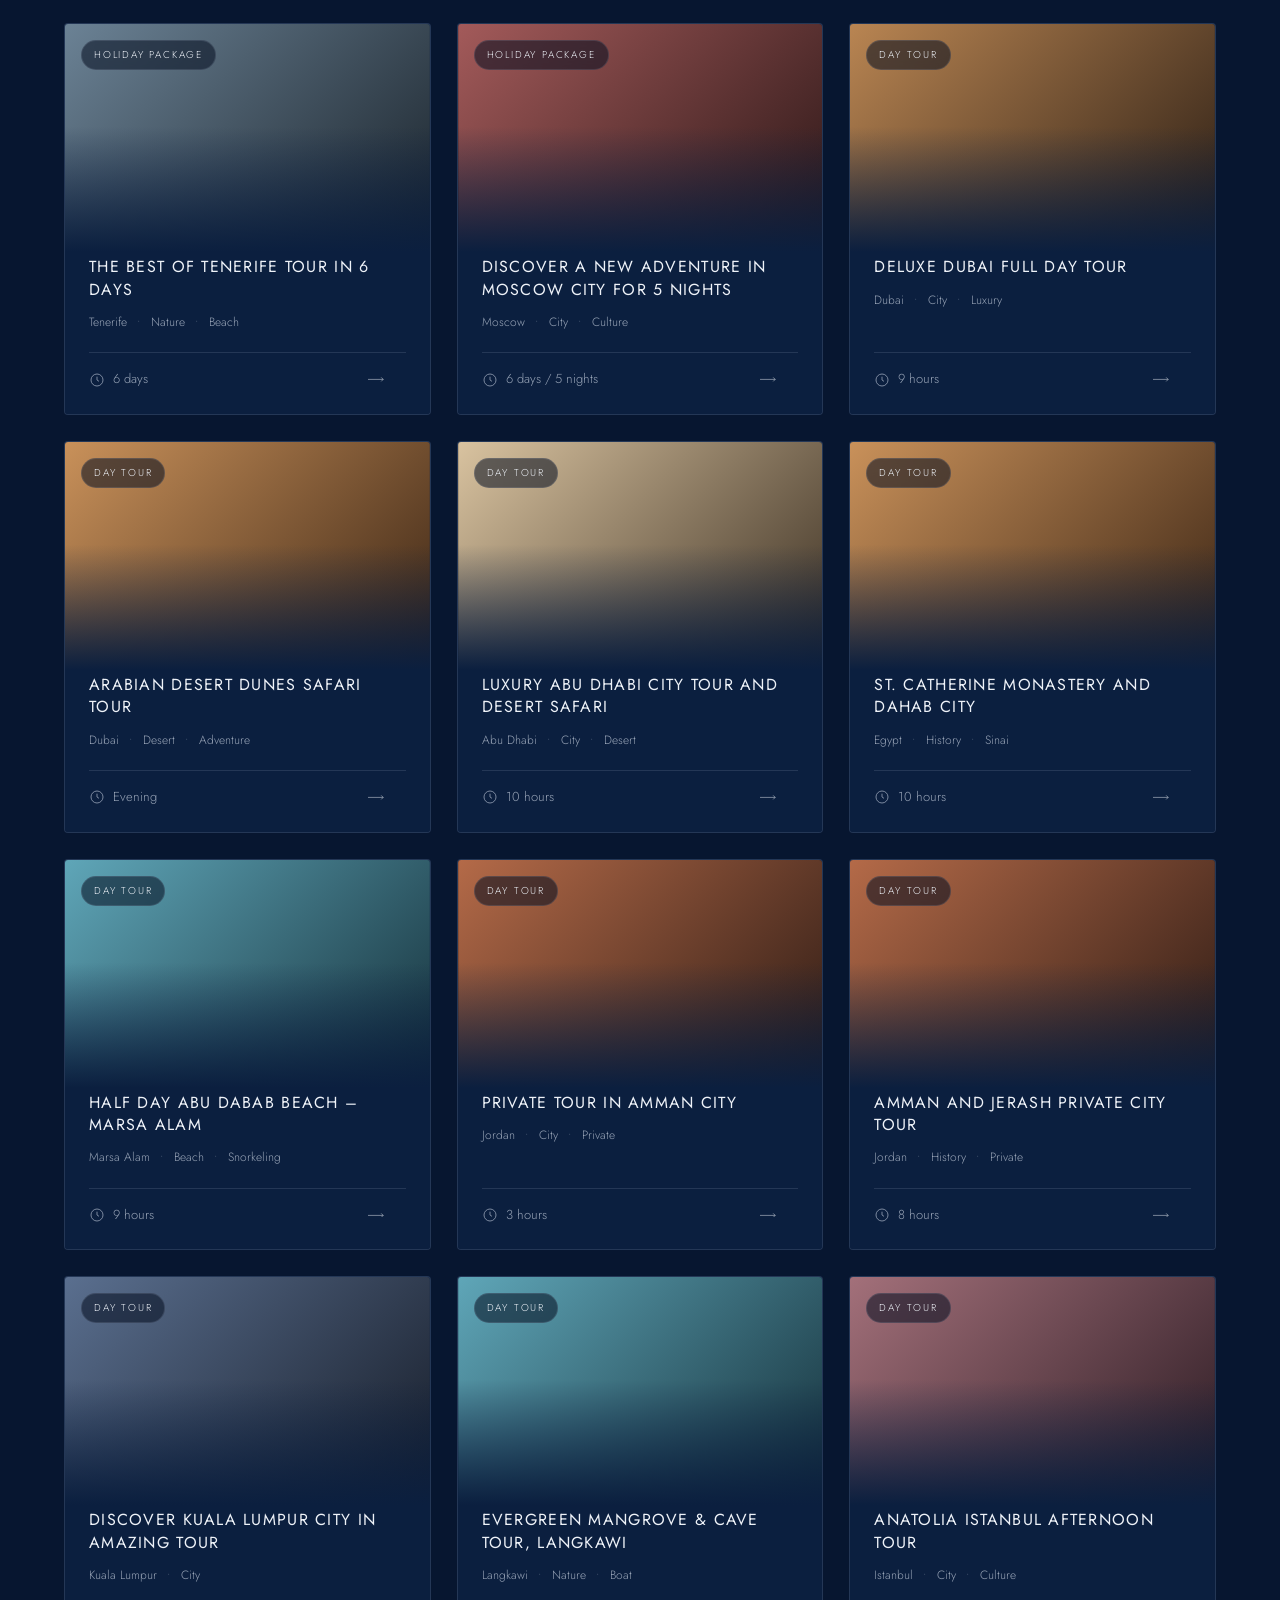
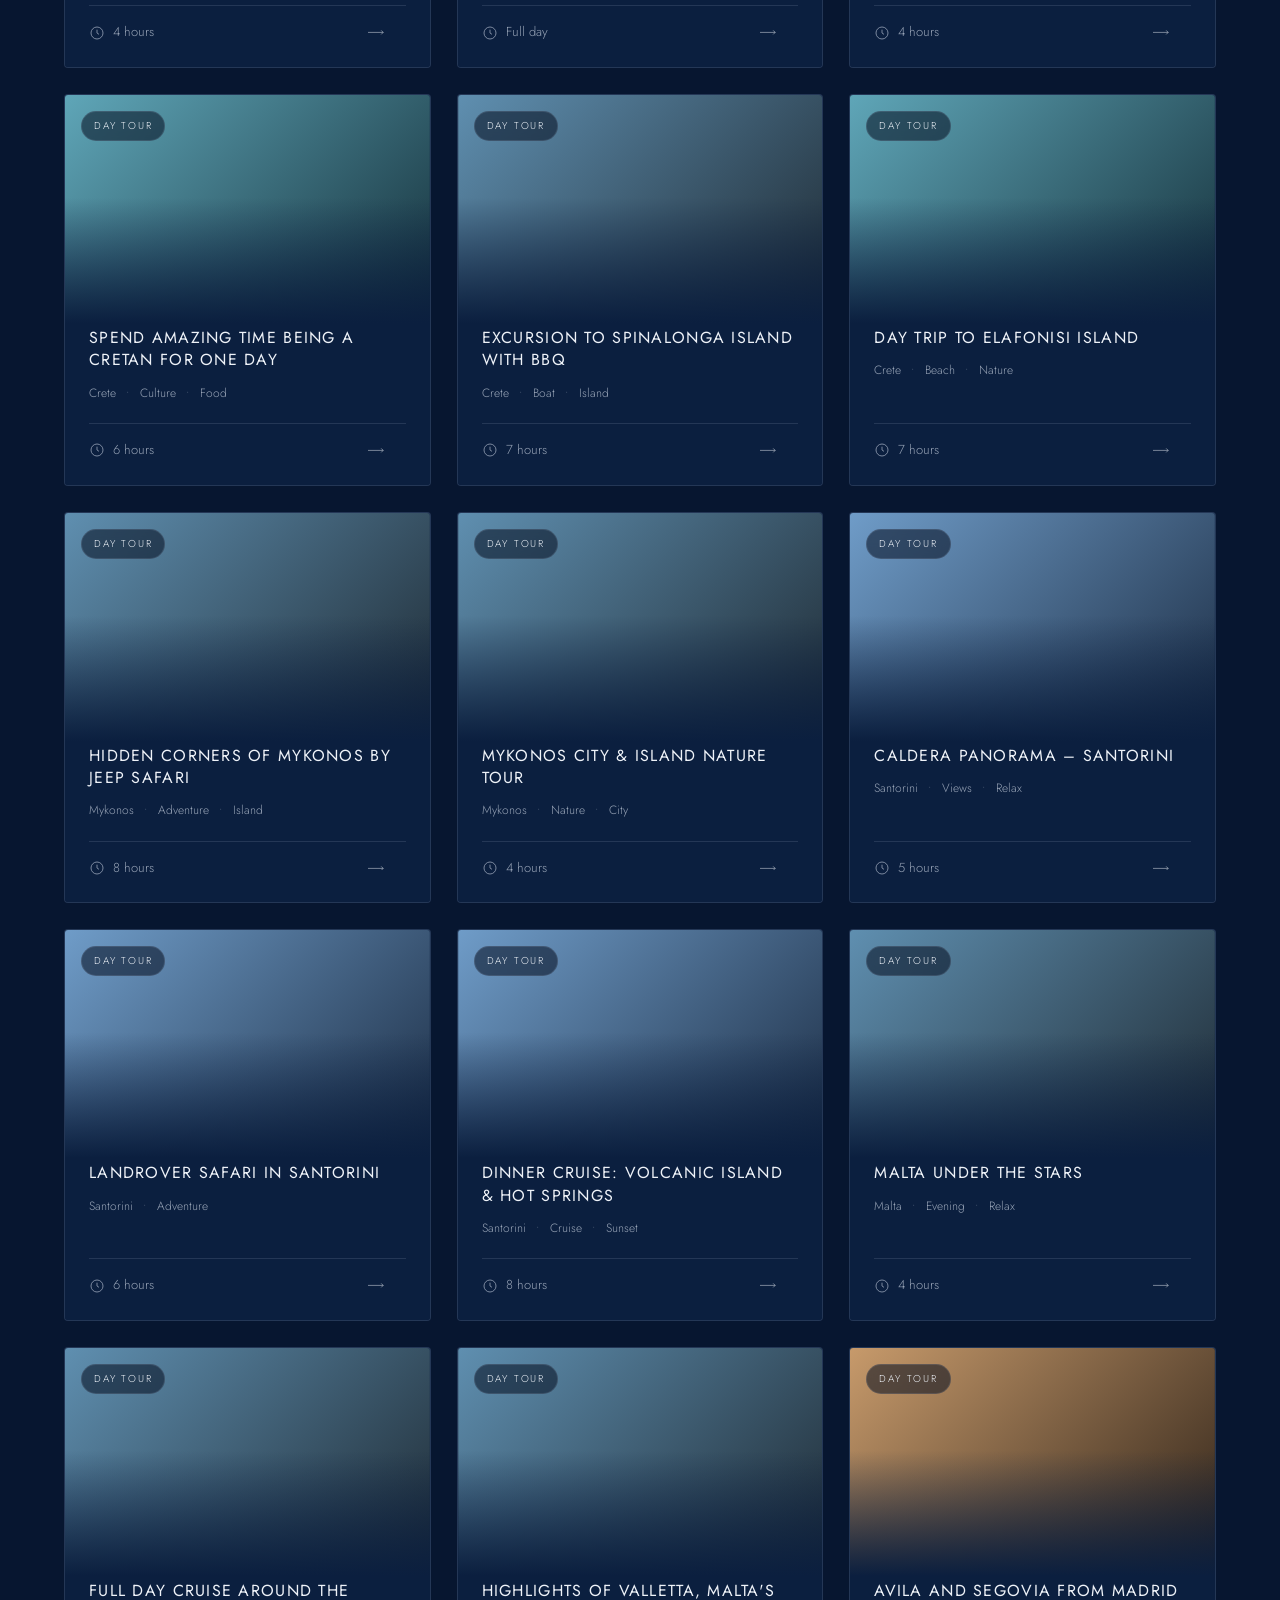
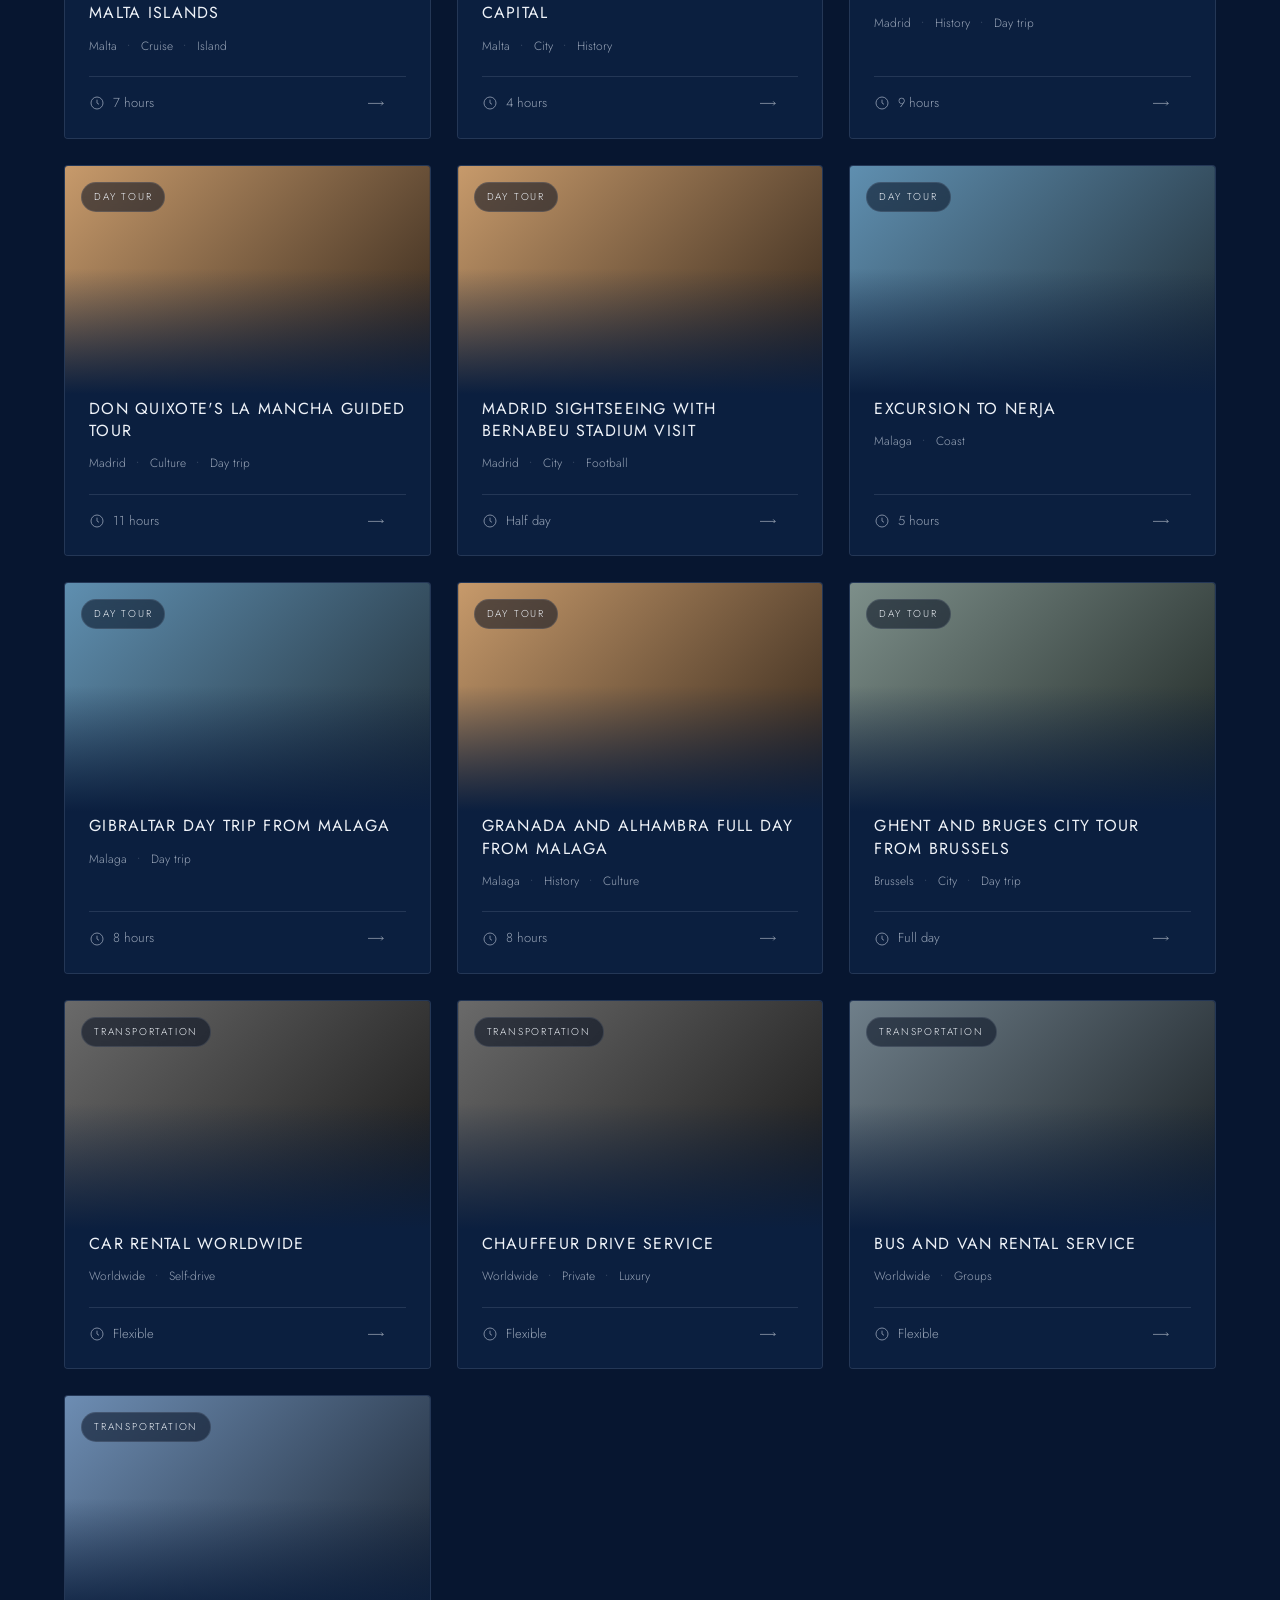
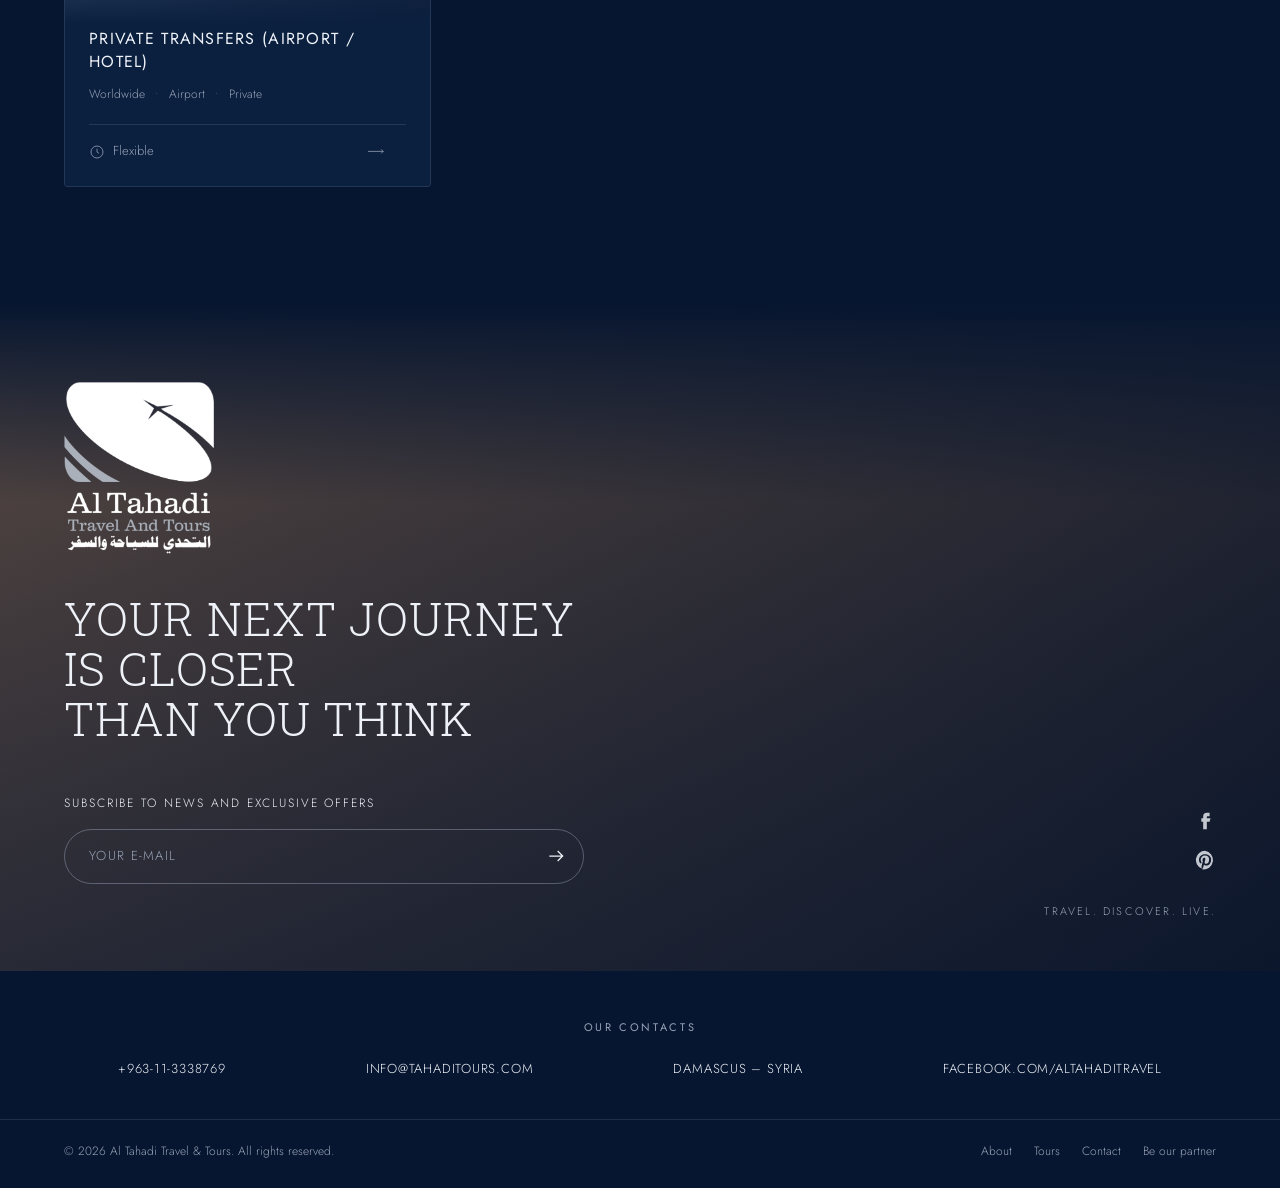
<file: tours.html>
<!DOCTYPE html>
<html lang="en">
<head>
  <meta charset="UTF-8" />
  <meta name="viewport" content="width=device-width, initial-scale=1.0" />
  <link rel="preconnect" href="https://fonts.googleapis.com" />
  <link rel="preconnect" href="https://fonts.gstatic.com" crossorigin />
  <link href="https://fonts.googleapis.com/css2?family=Jost:wght@300;400;500&family=Roboto+Slab:wght@300;400&display=swap" rel="stylesheet" />
  <link rel="icon" type="image/png" href="images/favicon.png" />
  <link rel="stylesheet" href="css/style.css" />
  <title>Our Tours – Al Tahadi Travel & Tours</title>
  <meta name="description" content="Holiday packages, day tours and transportation services from Al Tahadi Travel & Tours." />
</head>
<body data-page="tours">
  <div id="site-header"></div>

  <section class="page-hero" data-bg="desert">
    <div class="container">
      <p class="crumbs"><a href="index.html">Home</a> / Tours</p>
      <h1 class="h-xl">Our tours</h1>
      <p>Holiday packages, day tours and transportation — carefully picked, with a best price guarantee.</p>
    </div>
  </section>

  <section class="section" style="padding-top:40px">
    <div class="container">
      <div class="filters">
        <div class="chips">
          <button class="chip" data-type="all">All</button>
          <button class="chip" data-type="package">Holiday packages</button>
          <button class="chip" data-type="day">Day tours</button>
          <button class="chip" data-type="transport">Transportation</button>
        </div>
        <div class="filters__right">
          <select class="field-inline" id="fDest" aria-label="Destination"></select>
          <input class="field-inline" id="fSearch" type="search" placeholder="Search tours…" aria-label="Search tours" />
        </div>
      </div>
      <p class="results-count" id="toursCount" style="margin-bottom:24px"></p>
      <div class="tours-grid" id="toursGrid"></div>
    </div>
  </section>

  <div id="site-footer"></div>
  <script src="js/data.js"></script>
  <script src="js/main.js"></script>
  <script src="js/animations.js"></script>
</body>
</html>
</file>
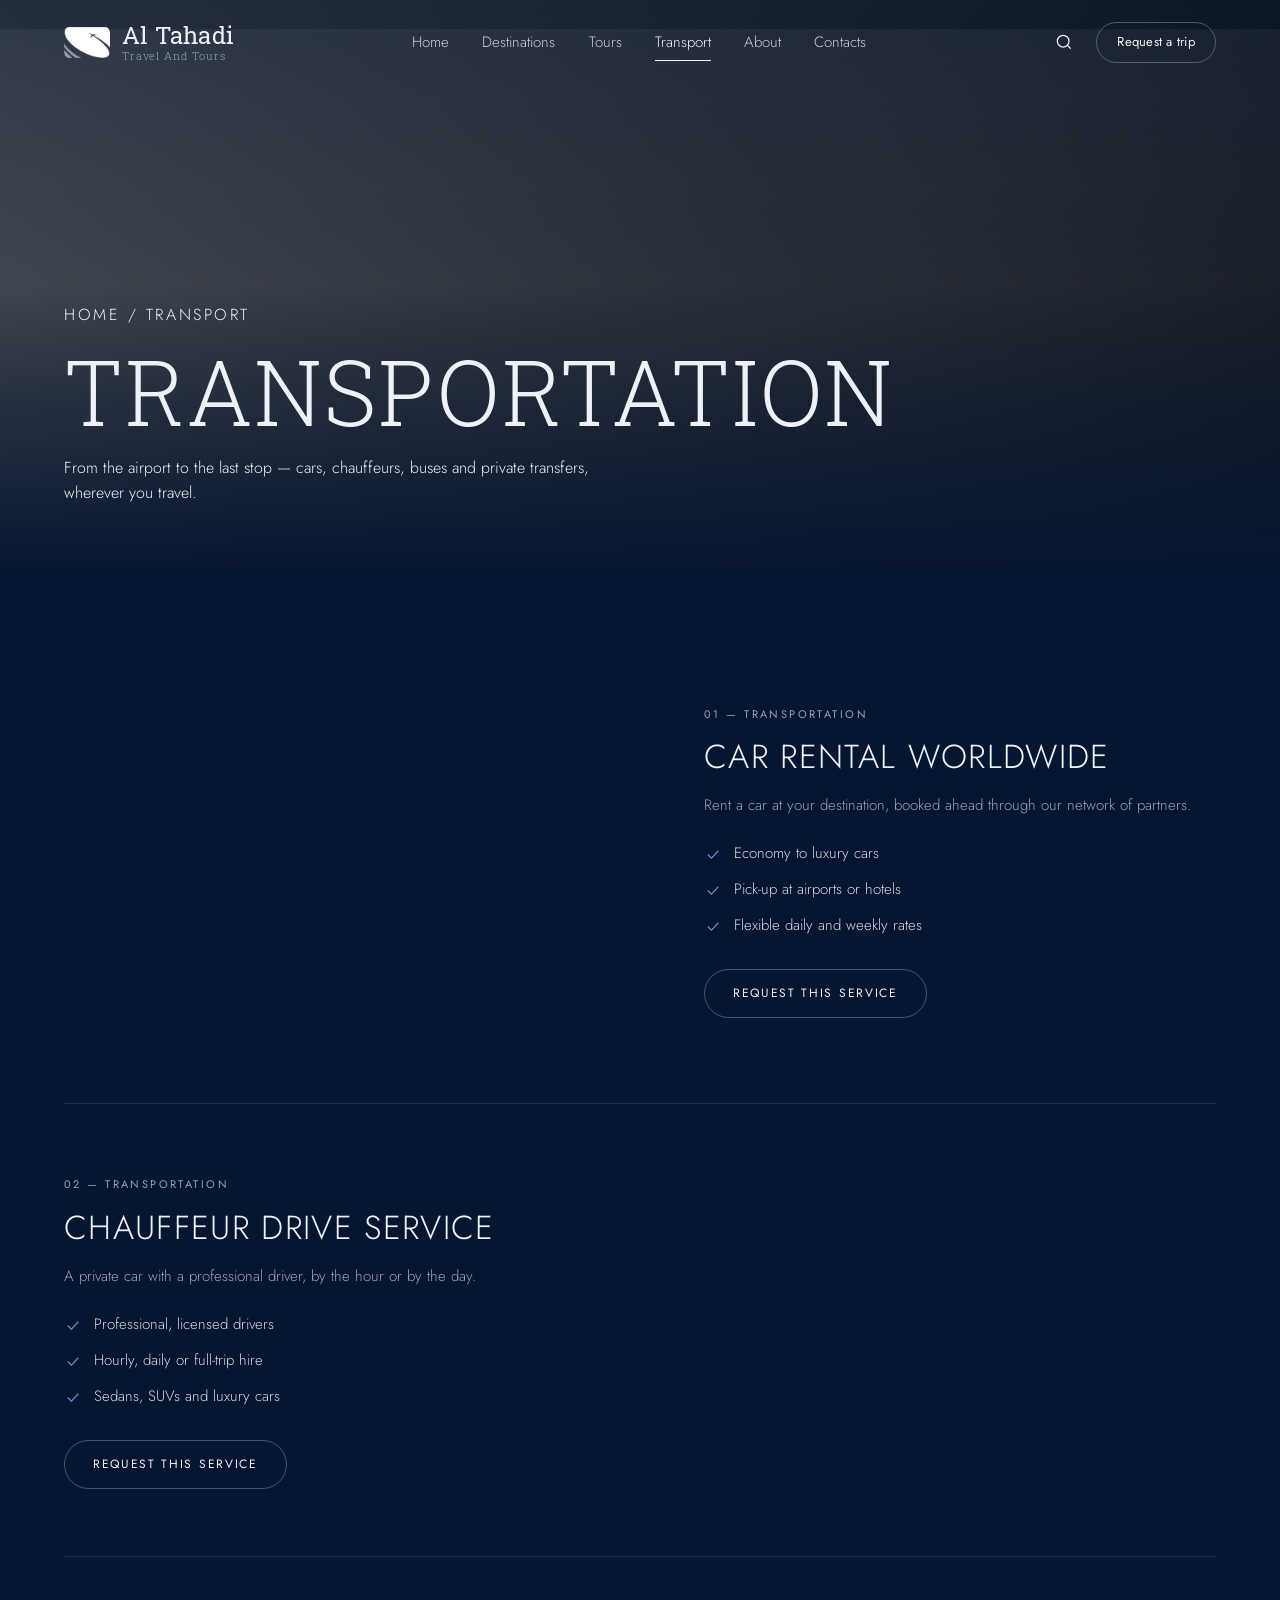
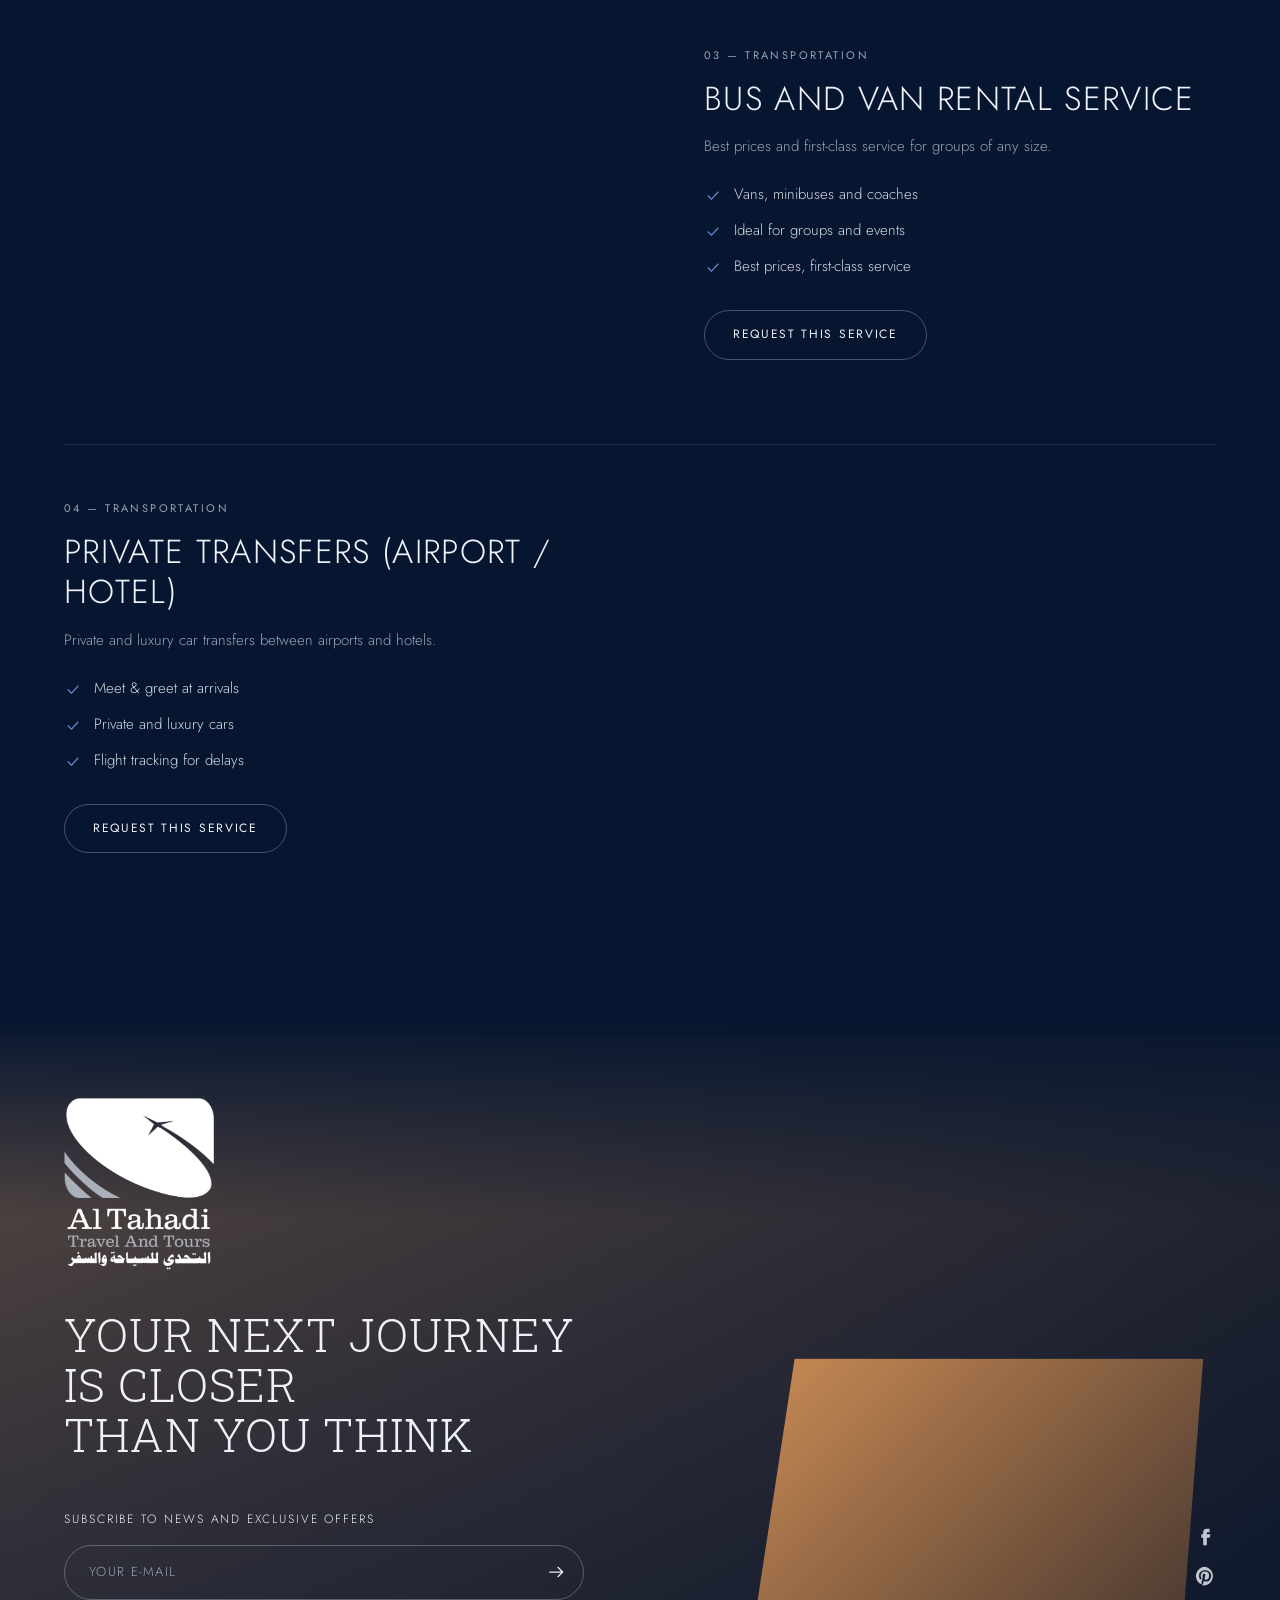
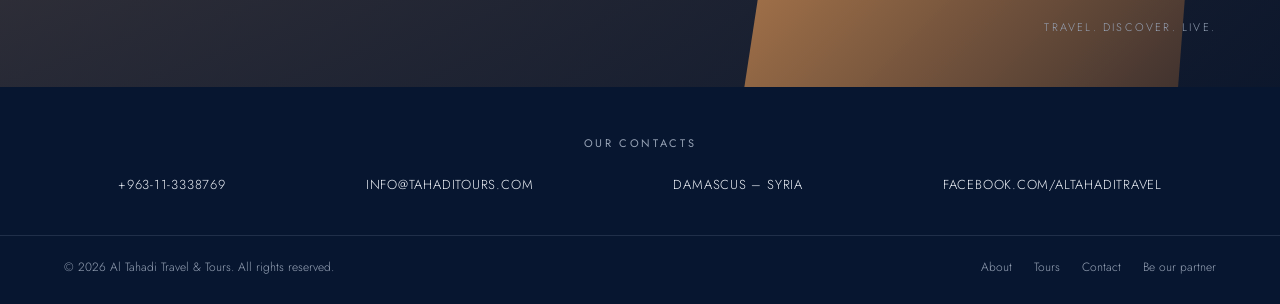
<file: transport.html>
<!DOCTYPE html>
<html lang="en">
<head>
  <meta charset="UTF-8" />
  <meta name="viewport" content="width=device-width, initial-scale=1.0" />
  <link rel="preconnect" href="https://fonts.googleapis.com" />
  <link rel="preconnect" href="https://fonts.gstatic.com" crossorigin />
  <link href="https://fonts.googleapis.com/css2?family=Jost:wght@300;400;500&family=Roboto+Slab:wght@300;400&display=swap" rel="stylesheet" />
  <link rel="icon" type="image/png" href="images/favicon.png" />
  <link rel="stylesheet" href="css/style.css" />
  <title>Transportation – Al Tahadi Travel & Tours</title>
  <meta name="description" content="Car rental worldwide, chauffeur service, bus and van rental, and private airport/hotel transfers." />
</head>
<body data-page="transport">
  <div id="site-header"></div>

  <section class="page-hero" data-bg="car">
    <div class="container">
      <p class="crumbs"><a href="index.html">Home</a> / Transport</p>
      <h1 class="h-xl">Transportation</h1>
      <p>From the airport to the last stop — cars, chauffeurs, buses and private transfers, wherever you travel.</p>
    </div>
  </section>

  <section class="section" style="padding-top:40px">
    <div class="container" id="transportList"></div>
  </section>

  <div id="site-footer"></div>
  <script src="js/data.js"></script>
  <script src="js/main.js"></script>
  <script src="js/animations.js"></script>
</body>
</html>
</file>
<file: css/style.css>
/* =========================================================
   AL TAHADI – TRAVEL & TOURS
   Dark editorial theme
   ========================================================= */
:root {
  --bg: #071630;
  --bg-2: #0b1f3f;
  --bg-3: #0f2850;
  --line: rgba(200, 215, 240, 0.13);
  --line-2: rgba(200, 215, 240, 0.32);
  --text: #eef2f8;
  --muted: #97a3b6;
  --brand: #052855;             /* logo navy */
  --silver: #8d8f8f;            /* logo grey */
  --accent: #6f9fe6;            /* light brand blue – change to recolour highlights */
  --ease: cubic-bezier(.77, 0, .18, 1);
  --ease-out: cubic-bezier(.16, 1, .3, 1);
  --display: "Roboto Slab", "Rockwell", serif;
  --sans: "Jost", "Inter", system-ui, sans-serif;
  --pad: clamp(20px, 5vw, 76px);
  --max: 1320px;
  --radius: 4px;
  color-scheme: dark;
}

* { margin: 0; padding: 0; box-sizing: border-box; }
html { scroll-behavior: smooth; }
body { overflow-x: hidden; overflow-x: clip; background: var(--bg); color: var(--text); font-family: var(--sans); font-weight: 300; font-size: 15px; line-height: 1.6; -webkit-font-smoothing: antialiased; }
a { color: inherit; text-decoration: none; }
button, input, select, textarea { font: inherit; color: inherit; }
button { background: none; border: 0; cursor: pointer; }
svg { display: block; flex-shrink: 0; }
img { max-width: 100%; display: block; }
::selection { background: var(--accent); color: #111; }

.container { width: 100%; max-width: var(--max); margin: 0 auto; padding: 0 var(--pad); }
.section { padding: clamp(64px, 9vw, 120px) 0; }
.section--tight { padding-top: 0; }

/* ---------- typography ---------- */
.eyebrow { display: inline-block; font-size: 11px; font-weight: 400; letter-spacing: .22em; text-transform: uppercase; color: var(--muted); margin-bottom: 14px; }
.h-xl { font-family: var(--display); font-weight: 300; font-size: clamp(44px, 7vw, 104px); line-height: 1; letter-spacing: .02em; text-transform: uppercase; }
.h-lg { font-family: var(--display); font-weight: 300; font-size: clamp(32px, 4.2vw, 58px); line-height: 1.08; }
.h-md { font-family: var(--sans); font-weight: 300; font-size: clamp(24px, 2.6vw, 36px); line-height: 1.2; letter-spacing: .04em; text-transform: uppercase; }
.h-sm { font-family: var(--sans); font-weight: 400; font-size: 15px; letter-spacing: .2em; text-transform: uppercase; margin: 44px 0 18px; }
.lead { font-size: 17px; color: var(--text); opacity: .85; max-width: 640px; }
p { color: var(--muted); }

/* ---------- buttons ---------- */
.btn {
  display: inline-flex; align-items: center; gap: 14px;
  border: 1px solid var(--line-2); border-radius: 40px;
  padding: 14px 28px; font-size: 12px; font-weight: 400; letter-spacing: .14em; text-transform: uppercase;
  transition: background .35s, color .35s, border-color .35s;
}
.btn svg { width: 18px; height: 18px; transition: transform .35s var(--ease-out); }
.btn:hover { background: var(--text); color: var(--bg); border-color: var(--text); }
.btn:hover svg { transform: translateX(4px); }
.btn--solid { background: var(--text); color: var(--brand); border-color: var(--text); font-weight: 500; }
.btn--solid:hover { background: transparent; color: var(--text); }
.btn--sm { padding: 9px 20px; font-size: 13px; letter-spacing: .02em; text-transform: none; }
.icon-btn { width: 40px; height: 40px; display: grid; place-items: center; }
.icon-btn svg { width: 20px; height: 20px; }

.link-all { display: inline-flex; align-items: center; gap: 14px; font-size: 12px; letter-spacing: .14em; text-transform: uppercase; padding-bottom: 6px; border-bottom: 1px solid var(--line-2); transition: border-color .3s; white-space: nowrap; }
.link-all svg { width: 18px; transition: transform .35s var(--ease-out); }
.link-all:hover { border-color: var(--text); }
.link-all:hover svg { transform: translateX(5px); }

.long-arrow { display: inline-block; width: 38px; color: var(--text); transition: transform .45s var(--ease-out); }
.long-arrow svg { width: 100%; height: auto; }

/* ---------- reveal ---------- */
.reveal { opacity: 0; transform: translateY(28px); transition: opacity 1s var(--ease-out), transform 1s var(--ease-out); transition-delay: calc(var(--i, 0) * 90ms); }
.reveal.in { opacity: 1; transform: none; }

/* =========================================================
   HEADER
   ========================================================= */
.header {
  position: fixed; top: 0; left: 0; right: 0; z-index: 100;
  display: flex; align-items: center; gap: 32px;
  padding: 22px var(--pad);
  transition: background .4s, padding .4s, border-color .4s;
  border-bottom: 1px solid transparent;
}
.header.scrolled { background: rgba(7,22,48, .88); backdrop-filter: blur(14px); -webkit-backdrop-filter: blur(14px); padding-top: 14px; padding-bottom: 14px; border-color: var(--line); }
.logo { display: flex; align-items: center; gap: 12px; line-height: 1; }
.logo__mark { width: 46px; height: auto; transition: width .4s; }
.header.scrolled .logo__mark { width: 40px; }
.logo__text { display: flex; flex-direction: column; }
.logo__main { font-family: var(--display); font-weight: 400; font-size: 24px; letter-spacing: .01em; }
.logo__sub { font-family: var(--display); font-size: 10.5px; letter-spacing: .08em; color: var(--muted); margin-top: 4px; }
.header__nav { display: flex; gap: clamp(18px, 2.6vw, 40px); margin: 0 auto; }
.header__nav a { position: relative; font-size: 15px; font-weight: 300; opacity: .82; padding: 4px 0; transition: opacity .3s; }
.header__nav a::after { content: ""; position: absolute; left: 0; right: 0; bottom: -3px; height: 1px; background: var(--text); transform: scaleX(0); transform-origin: right; transition: transform .45s var(--ease-out); }
.header__nav a:hover, .header__nav a.active { opacity: 1; }
.header__nav a:hover::after, .header__nav a.active::after { transform: scaleX(1); transform-origin: left; }
.header__right { display: flex; align-items: center; gap: 12px; }
.burger { display: none; width: 40px; height: 40px; position: relative; }
.burger span { position: absolute; left: 9px; right: 9px; height: 1px; background: var(--text); transition: .35s var(--ease-out); }
.burger span:first-child { top: 16px; } .burger span:last-child { top: 23px; }
.menu-open .burger span:first-child { top: 20px; transform: rotate(45deg); }
.menu-open .burger span:last-child { top: 20px; transform: rotate(-45deg); }

/* search overlay */
.search { position: fixed; inset: 0; z-index: 200; background: rgba(5,17,38, .96); display: grid; place-items: center; opacity: 0; pointer-events: none; transition: opacity .4s; }
.search.open { opacity: 1; pointer-events: auto; }
.search__form { display: flex; align-items: center; width: min(720px, 86vw); border-bottom: 1px solid var(--line-2); }
.search__form input { flex: 1; background: none; border: 0; outline: 0; font-family: var(--display); font-size: clamp(26px, 4vw, 48px); padding: 14px 0; }
.search__close { position: absolute; top: 24px; right: var(--pad); font-size: 40px; font-weight: 200; line-height: 1; }

/* =========================================================
   HERO SLIDER (home)
   ========================================================= */
.hero { position: relative; height: 100vh; min-height: 680px; overflow: hidden; isolation: isolate; }
.hero__bg { position: absolute; inset: 0; z-index: -2; background-size: cover; background-position: center; animation: kenburns 14s ease-out both; }
@keyframes kenburns { from { transform: scale(1.08); } to { transform: scale(1); } }
.hero__shade { position: absolute; inset: 0; z-index: -1; pointer-events: none;
  background:
    linear-gradient(90deg, rgba(4,14,32,.7) 0%, rgba(4,14,32,.25) 45%, rgba(4,14,32,0) 70%),
    linear-gradient(0deg, var(--bg) 0%, rgba(7,22,48,0) 30%),
    linear-gradient(180deg, rgba(4,14,32,.5) 0%, rgba(4,14,32,0) 22%); }
.hero__timer { position: absolute; top: 0; left: 0; right: 0; height: 2px; z-index: 120; }
.hero__timer span { display: block; height: 100%; width: 0; background: var(--accent); }
.hero__timer span.run { animation: timer var(--dur, 7s) linear forwards; }
@keyframes timer { to { width: 100%; } }

.mask { overflow: hidden; display: block; }
.mask > span, .hero__title .line > span { display: inline-block; transition: transform .9s var(--ease-out), opacity .9s var(--ease-out); transition-delay: var(--d, 0s); }
.is-out .mask > span, .is-out .hero__title .line > span { transform: translateY(110%); opacity: 0; transition: transform .55s var(--ease), opacity .4s; transition-delay: 0s; }

.hero__content { position: absolute; z-index: 5; left: var(--pad); top: 50%; transform: translateY(-40%); width: min(40%, 600px); }
.hero__eyebrow { font-size: 11px; letter-spacing: .3em; text-transform: uppercase; color: var(--muted); margin-bottom: 26px; display: flex; align-items: center; gap: 14px; }
.hero__eyebrow::before { content: ""; width: 28px; height: 1px; background: var(--text); }
.hero__place { font-size: clamp(14px, 1.2vw, 18px); margin-bottom: 8px; --d: .05s; }
.hero__title { font-family: var(--display); font-weight: 300; font-size: clamp(46px, 6.4vw, 108px); line-height: .98; letter-spacing: .02em; text-transform: uppercase; margin-bottom: 22px; }
.hero__title .line { display: block; overflow: hidden; padding-top: .06em; }
.hero__desc { font-size: 15px; line-height: 1.65; color: var(--text); opacity: .82; max-width: 420px; margin-bottom: 32px; }
.hero__desc > span { display: block !important; --d: .28s; }
.hero__actions-inner { display: flex !important; align-items: center; gap: 16px; --d: .36s; }
.btn-round { width: 46px; height: 46px; border-radius: 50%; border: 1px solid var(--line-2); display: grid; place-items: center; transition: background .3s, color .3s; }
.btn-round svg { width: 15px; height: 15px; }
.btn-round:hover { background: var(--text); color: var(--bg); }

.hero__cards { position: absolute; z-index: 6; left: 46%; top: 50%; transform: translateY(-30%); }
.hero__track { display: flex; gap: clamp(12px, 1.3vw, 20px); }
.hero__track.shift { transition: transform .9s var(--ease); }
.hcard { position: relative; flex: 0 0 clamp(130px, 12.5vw, 205px); height: calc(clamp(130px, 12.5vw, 205px) * 1.42); border-radius: 10px; overflow: hidden; cursor: pointer; background-size: cover; background-position: center; box-shadow: 0 24px 48px -16px rgba(0,0,0,.7); transition: transform .5s var(--ease-out), opacity .5s; }
.hcard::after { content: ""; position: absolute; inset: 0; background: linear-gradient(0deg, rgba(0,0,0,.75) 0%, rgba(0,0,0,0) 58%); }
.hcard:hover { transform: translateY(-8px); }
.hcard__text { position: absolute; left: 14px; right: 12px; bottom: 16px; z-index: 2; transition: opacity .3s; }
.hcard__text i { display: block; width: 14px; height: 1px; background: #fff; margin-bottom: 9px; }
.hcard__text small { display: block; font-size: 10px; opacity: .8; margin-bottom: 5px; white-space: nowrap; overflow: hidden; text-overflow: ellipsis; }
.hcard__text strong { display: block; font-family: var(--display); font-weight: 400; font-size: clamp(14px, 1.2vw, 19px); line-height: 1.1; text-transform: uppercase; letter-spacing: .03em; }
.hcard.enter { animation: hcardIn .8s var(--ease-out) both; }
@keyframes hcardIn { from { opacity: 0; transform: translateX(60px); } }
.hcard.fade-away { opacity: 0; transform: translateX(-30px); }
.hero__expand { position: absolute; z-index: 4; flex: none; box-shadow: 0 30px 60px rgba(0,0,0,.5); transition: top .95s var(--ease), left .95s var(--ease), width .95s var(--ease), height .95s var(--ease), border-radius .95s var(--ease); }
.hero__expand:hover { transform: none; }
.hero__expand .hcard__text { opacity: 0; }
.hero__fade { position: absolute; inset: 0; z-index: -2; background-size: cover; background-position: center; opacity: 0; transition: opacity .9s ease; }
.hero__fade.on { opacity: 1; }

.hero__controls { position: absolute; z-index: 7; left: 46%; right: var(--pad); bottom: clamp(40px, 8vh, 80px); display: flex; align-items: center; gap: 12px; }
.arrow { width: 48px; height: 48px; border-radius: 50%; border: 1px solid var(--line-2); display: grid; place-items: center; transition: background .3s, color .3s; }
.arrow svg { width: 18px; height: 18px; }
.arrow:hover { background: var(--text); color: var(--bg); }
.hero__progress { flex: 1; height: 1px; background: var(--line-2); margin: 0 18px; position: relative; }
.hero__progress span { position: absolute; left: 0; top: -.5px; height: 2px; background: var(--accent); transition: width .9s var(--ease); }
.hero__num { font-family: var(--display); font-size: clamp(36px, 3.4vw, 56px); line-height: 1; min-width: 1.4em; text-align: right; }
.hero__num > span { --d: .2s; }
.hero__side { position: absolute; z-index: 6; right: var(--pad); top: 50%; transform: translateY(-50%); writing-mode: vertical-rl; font-size: 10px; letter-spacing: .4em; text-transform: uppercase; color: var(--muted); }
.hero__scroll { position: absolute; z-index: 7; left: var(--pad); bottom: clamp(40px, 8vh, 80px); display: flex; align-items: center; gap: 12px; font-size: 10px; letter-spacing: .3em; text-transform: uppercase; color: var(--muted); }
.hero__scroll i { width: 1px; height: 40px; background: var(--line-2); position: relative; overflow: hidden; }
.hero__scroll i::after { content: ""; position: absolute; left: 0; top: -40%; width: 100%; height: 40%; background: var(--text); animation: scrollLine 2s ease-in-out infinite; }
@keyframes scrollLine { to { top: 100%; } }

/* =========================================================
   SECTION HEAD
   ========================================================= */
.section-head { display: flex; align-items: flex-end; justify-content: space-between; gap: 24px; margin-bottom: 44px; }
.section-head p { font-size: 14px; margin-top: 10px; }

/* ---------- destination cards (home) ---------- */
.dest-grid { display: grid; grid-template-columns: repeat(5, 1fr); gap: 18px; }
.dest-card { position: relative; aspect-ratio: 3 / 4.1; overflow: hidden; border-radius: var(--radius); display: flex; align-items: flex-end; }
.dest-card__img { position: absolute; inset: 0; background-size: cover; background-position: center; transition: transform 1.2s var(--ease-out); }
.dest-card::after { content: ""; position: absolute; inset: 0; background: linear-gradient(0deg, rgba(4,14,32,.88) 0%, rgba(4,14,32,.1) 55%, rgba(4,14,32,0) 100%); }
.dest-card__body { position: relative; z-index: 2; padding: 22px; }
.dest-card h3 { font-family: var(--sans); font-weight: 400; font-size: clamp(17px, 1.5vw, 22px); letter-spacing: .06em; text-transform: uppercase; margin-bottom: 8px; }
.dest-card p { font-size: 13px; line-height: 1.45; color: var(--text); opacity: .75; margin-bottom: 14px; min-height: 2.9em; }
.dest-card:hover .dest-card__img { transform: scale(1.07); }
.dest-card:hover .long-arrow { transform: translateX(10px); }

/* ---------- split banner ---------- */
.split { display: grid; grid-template-columns: 2fr 1fr; min-height: 560px; }
.split__media { position: relative; background-size: cover; background-position: center; display: flex; align-items: center; padding: clamp(36px, 5vw, 80px) var(--pad); }
.split__media::before { content: ""; position: absolute; inset: 0; background: linear-gradient(90deg, rgba(4,14,32,.82) 0%, rgba(4,14,32,.3) 60%, rgba(4,14,32,.15) 100%); }
.split__content { position: relative; max-width: 480px; }
.split__content .h-md { font-size: clamp(30px, 3.4vw, 50px); margin-bottom: 18px; }
.split__content p { color: var(--text); opacity: .8; margin-bottom: 34px; }
.split__features { background: var(--bg-3); display: flex; flex-direction: column; }
.feature { flex: 1; display: flex; align-items: center; gap: 22px; padding: 30px clamp(24px, 3vw, 44px); border-bottom: 1px solid var(--line); }
.feature:last-child { border-bottom: 0; }
.feature__icon { flex: 0 0 56px; width: 56px; height: 56px; border-radius: 50%; border: 1px solid var(--line-2); display: grid; place-items: center; }
.feature__icon svg { width: 24px; height: 24px; }
.feature h4 { font-weight: 400; font-size: 13px; letter-spacing: .16em; text-transform: uppercase; margin-bottom: 6px; }
.feature p { font-size: 14px; line-height: 1.5; }

/* ---------- tour cards ---------- */
.tours-grid { display: grid; grid-template-columns: repeat(3, 1fr); gap: 26px; }
.tour-card { display: flex; flex-direction: column; background: var(--bg-2); border: 1px solid var(--line); border-radius: var(--radius); overflow: hidden; transition: border-color .4s, transform .5s var(--ease-out); }
.tour-card:hover { border-color: var(--line-2); transform: translateY(-6px); }
.tour-card__img { position: relative; aspect-ratio: 16 / 10; background-size: cover; background-position: center; }
.tour-card__img::after { content: ""; position: absolute; inset: 0; background: linear-gradient(0deg, var(--bg-2) 0%, rgba(11,31,63,0) 55%); }
.tour-card__type { position: absolute; z-index: 2; top: 16px; left: 16px; font-size: 10px; letter-spacing: .18em; text-transform: uppercase; padding: 6px 12px; border-radius: 30px; background: rgba(4,14,32,.55); backdrop-filter: blur(6px); border: 1px solid var(--line); }
.tour-card__body { padding: 4px 24px 24px; display: flex; flex-direction: column; flex: 1; }
.tour-card h3 { font-weight: 400; font-size: 16px; letter-spacing: .08em; text-transform: uppercase; line-height: 1.4; margin-bottom: 12px; }
.tags { display: flex; flex-wrap: wrap; list-style: none; font-size: 12px; color: var(--muted); margin-bottom: 20px; }
.tags li + li::before { content: "•"; margin: 0 10px; opacity: .6; }
.tags--lg { font-size: 13px; letter-spacing: .1em; text-transform: uppercase; margin-top: 18px; }
.tour-card__meta { margin-top: auto; display: flex; align-items: center; justify-content: space-between; padding-top: 16px; border-top: 1px solid var(--line); font-size: 13px; color: var(--muted); }
.tour-card__meta span:first-child { display: flex; align-items: center; gap: 8px; }
.tour-card__meta svg { width: 16px; }
.tour-card:hover .long-arrow { transform: translateX(8px); }

/* ---------- services ---------- */
.services { display: grid; grid-template-columns: repeat(4, 1fr); border-top: 1px solid var(--line); border-left: 1px solid var(--line); }
.services--3 { grid-template-columns: repeat(3, 1fr); }
.service { padding: 40px 32px; border-right: 1px solid var(--line); border-bottom: 1px solid var(--line); transition: background .4s; }
.service:hover { background: var(--bg-2); }
.service__icon { display: grid; place-items: center; width: 52px; height: 52px; border-radius: 50%; border: 1px solid var(--line-2); margin-bottom: 26px; }
.service__icon svg { width: 22px; height: 22px; }
.service h4 { font-weight: 400; font-size: 14px; letter-spacing: .14em; text-transform: uppercase; margin-bottom: 8px; }
.service p { font-size: 14px; }

/* ---------- stats ---------- */
.stats { display: grid; grid-template-columns: repeat(4, 1fr); gap: 24px; padding: 56px 0; border-top: 1px solid var(--line); border-bottom: 1px solid var(--line); }
.stat b { display: block; font-family: var(--display); font-weight: 400; font-size: clamp(40px, 4.4vw, 64px); line-height: 1; margin-bottom: 10px; }
.stat span { font-size: 12px; letter-spacing: .18em; text-transform: uppercase; color: var(--muted); }

/* =========================================================
   FOOTER
   ========================================================= */
.footer__cta { position: relative; overflow: hidden; background-size: cover; background-position: center 70%; min-height: 560px; }
.footer__shade { position: absolute; inset: 0; background: linear-gradient(180deg, var(--bg) 0%, rgba(7,22,48,.6) 30%, rgba(7,22,48,.75) 100%); }
.footer__window { position: absolute; right: 6%; top: 12%; width: 38%; height: 76%; background-size: cover; background-position: center; clip-path: polygon(16% 0, 100% 0, 92% 100%, 0 100%); box-shadow: 0 30px 80px rgba(0,0,0,.5); filter: saturate(1.15) brightness(1.05); }
.footer__cta-inner { position: relative; padding-top: 80px; padding-bottom: 60px; }
.footer__brand { display: block; width: 150px; margin-bottom: 40px; }
.footer__title { font-family: var(--display); font-weight: 300; font-size: clamp(30px, 3.6vw, 50px); line-height: 1.08; text-transform: uppercase; letter-spacing: .02em; margin-bottom: 50px; }
.newsletter { max-width: 520px; }
.newsletter p { font-size: 12px; letter-spacing: .16em; text-transform: uppercase; color: var(--text); margin-bottom: 16px; }
.newsletter__field { display: flex; align-items: center; border: 1px solid var(--line-2); border-radius: 40px; padding: 4px 6px 4px 24px; transition: border-color .3s; }
.newsletter__field:focus-within { border-color: var(--text); }
.newsletter input { flex: 1; background: none; border: 0; outline: 0; padding: 12px 0; font-size: 13px; letter-spacing: .1em; text-transform: uppercase; }
.newsletter input::placeholder { color: var(--muted); }
.newsletter button { width: 42px; height: 42px; display: grid; place-items: center; }
.newsletter button svg { width: 20px; }
.newsletter__msg { display: block; margin-top: 10px; color: var(--accent); min-height: 1.4em; }
.footer__social { position: absolute; right: var(--pad); bottom: 100px; display: flex; flex-direction: column; gap: 18px; }
.footer__social a { opacity: .8; transition: opacity .3s, transform .3s; }
.footer__social a:hover { opacity: 1; transform: scale(1.1); }
.footer__social svg { width: 22px; height: 22px; }
.footer__motto { position: absolute; right: var(--pad); bottom: 50px; font-size: 11px; letter-spacing: .2em; text-transform: uppercase; color: var(--muted); }
.footer__contacts { text-align: center; padding-top: 48px; padding-bottom: 40px; border-bottom: 1px solid var(--line); }
.footer__contacts h4 { font-weight: 400; font-size: 11px; letter-spacing: .24em; text-transform: uppercase; color: var(--muted); margin-bottom: 22px; }
.footer__row { display: flex; justify-content: space-around; flex-wrap: wrap; gap: 18px 32px; font-size: 13px; letter-spacing: .06em; text-transform: uppercase; }
.footer__row a:hover { color: var(--accent); }
.footer__bottom { display: flex; justify-content: space-between; flex-wrap: wrap; gap: 14px; padding-top: 22px; padding-bottom: 26px; font-size: 12px; color: var(--muted); }
.footer__bottom nav { display: flex; gap: 22px; }
.footer__bottom a:hover { color: var(--text); }
.wa-float { position: fixed; z-index: 90; right: 22px; bottom: 22px; width: 54px; height: 54px; border-radius: 50%; background: #25d366; color: #fff; display: grid; place-items: center; box-shadow: 0 10px 30px rgba(0,0,0,.4); }
.wa-float svg { width: 28px; height: 28px; }

/* =========================================================
   INNER PAGES
   ========================================================= */
.page-hero { position: relative; min-height: 64vh; display: flex; align-items: flex-end; background-size: cover; background-position: center; padding: 160px 0 70px; }
.page-hero::before { content: ""; position: absolute; inset: 0; background: linear-gradient(0deg, var(--bg) 0%, rgba(7,22,48,.35) 50%, rgba(7,22,48,.6) 100%); }
.page-hero .container { position: relative; }
.page-hero .h-xl { margin-bottom: 18px; }
.page-hero p { color: var(--text); opacity: .82; max-width: 560px; font-size: 16px; }
.crumbs { font-size: 12px; letter-spacing: .16em; text-transform: uppercase; color: var(--muted); margin-bottom: 20px; }
.crumbs a:hover { color: var(--text); }

/* about */
.two-col { display: grid; grid-template-columns: 1fr 1fr; gap: clamp(36px, 6vw, 100px); align-items: center; }
.two-col__img { aspect-ratio: 4 / 5; background-size: cover; background-position: center; border-radius: var(--radius); }
.two-col p + p { margin-top: 16px; }
.mv { display: grid; grid-template-columns: 1fr 1fr; gap: 1px; background: var(--line); border: 1px solid var(--line); }
.mv > div { background: var(--bg); padding: clamp(32px, 5vw, 64px); }
.mv h3 { font-family: var(--display); font-weight: 400; font-size: clamp(24px, 2.4vw, 34px); margin: 8px 0 16px; }
.mv blockquote { font-family: var(--display); font-size: clamp(20px, 2vw, 26px); line-height: 1.4; color: var(--text); }
.why { display: grid; grid-template-columns: 1fr 1fr; border-top: 1px solid var(--line); }
.why .feature { border-bottom: 1px solid var(--line); padding-left: 0; }
.why .feature:nth-child(odd) { border-right: 1px solid var(--line); padding-right: 40px; }
.why .feature:nth-child(even) { padding-left: 40px; }
.why .feature:last-child { border-bottom: 1px solid var(--line); }

/* destinations page */
.dest-tiles { display: grid; grid-template-columns: repeat(4, 1fr); gap: 18px; }
.dest-tile { position: relative; aspect-ratio: 3 / 4; overflow: hidden; border-radius: var(--radius); display: flex; align-items: flex-end; }
.dest-tile:nth-child(7n+1) { grid-column: span 2; aspect-ratio: auto; }
.dest-tile__img { position: absolute; inset: 0; background-size: cover; background-position: center; transition: transform 1.2s var(--ease-out); }
.dest-tile::after { content: ""; position: absolute; inset: 0; background: linear-gradient(0deg, rgba(4,14,32,.9) 0%, rgba(4,14,32,0) 60%); }
.dest-tile__body { position: relative; z-index: 2; padding: 24px; width: 100%; }
.dest-tile small { font-size: 11px; letter-spacing: .2em; text-transform: uppercase; color: var(--muted); }
.dest-tile h3 { font-family: var(--display); font-weight: 400; font-size: clamp(24px, 2.2vw, 34px); text-transform: uppercase; line-height: 1.1; margin: 4px 0 6px; }
.dest-tile p { font-size: 13px; color: var(--text); opacity: .75; margin-bottom: 14px; }
.dest-tile__count { display: inline-flex; align-items: center; gap: 8px; font-size: 11px; letter-spacing: .16em; text-transform: uppercase; padding-top: 12px; border-top: 1px solid var(--line-2); }
.dest-tile__count svg { width: 16px; transition: transform .4s var(--ease-out); }
.dest-tile:hover .dest-tile__img { transform: scale(1.07); }
.dest-tile:hover .dest-tile__count svg { transform: translateX(5px); }

/* tours page filters */
.filters { display: flex; flex-wrap: wrap; align-items: center; gap: 14px; padding: 22px 0; margin-bottom: 40px; border-top: 1px solid var(--line); border-bottom: 1px solid var(--line); }
.chips { display: flex; flex-wrap: wrap; gap: 8px; }
.chip { padding: 9px 18px; border: 1px solid var(--line-2); border-radius: 30px; font-size: 12px; letter-spacing: .12em; text-transform: uppercase; transition: .3s; }
.chip:hover { border-color: var(--text); }
.chip.active { background: var(--text); color: var(--bg); border-color: var(--text); }
.filters__right { display: flex; gap: 12px; margin-left: auto; flex-wrap: wrap; }
.field-inline { background: transparent; border: 1px solid var(--line-2); border-radius: 30px; padding: 10px 18px; font-size: 13px; outline: 0; min-width: 200px; }
.field-inline:focus { border-color: var(--text); }
select.field-inline { appearance: none; padding-right: 36px; background-image: linear-gradient(45deg, transparent 50%, var(--muted) 50%), linear-gradient(135deg, var(--muted) 50%, transparent 50%); background-position: calc(100% - 20px) 50%, calc(100% - 15px) 50%; background-size: 5px 5px; background-repeat: no-repeat; }
select.field-inline option { background: var(--bg-2); }
.results-count { font-size: 12px; letter-spacing: .14em; text-transform: uppercase; color: var(--muted); }
.empty { grid-column: 1 / -1; text-align: center; padding: 60px 0; }
.empty a { color: var(--accent); }

/* tour detail */
.tour-hero { min-height: 78vh; }
.tour-meta { display: flex; flex-wrap: wrap; gap: 12px 28px; margin-top: 22px; font-size: 13px; letter-spacing: .08em; text-transform: uppercase; }
.tour-meta span { display: flex; align-items: center; gap: 8px; }
.tour-meta svg { width: 18px; }
.tour-layout { display: grid; grid-template-columns: 1fr 380px; gap: clamp(40px, 6vw, 90px); align-items: start; }
.tour-layout > div > .h-sm:first-child { margin-top: 0; }
.itinerary { border-top: 1px solid var(--line); }
.day { border-bottom: 1px solid var(--line); }
.day summary { list-style: none; display: flex; align-items: center; gap: 24px; padding: 22px 0; cursor: pointer; }
.day summary::-webkit-details-marker { display: none; }
.day__n { font-size: 11px; letter-spacing: .2em; text-transform: uppercase; color: var(--accent); min-width: 54px; }
.day__t { flex: 1; font-size: 17px; font-weight: 400; }
.day__plus { width: 14px; height: 14px; position: relative; }
.day__plus::before, .day__plus::after { content: ""; position: absolute; left: 0; right: 0; top: 50%; height: 1px; background: var(--text); transition: transform .35s; }
.day__plus::after { transform: rotate(90deg); }
.day[open] .day__plus::after { transform: rotate(0); }
.day p { padding: 0 0 24px 78px; }
.checklist { list-style: none; display: grid; gap: 12px; }
.checklist li { display: flex; gap: 12px; color: var(--text); opacity: .88; }
.checklist svg { width: 18px; color: var(--accent); margin-top: 3px; }
.policy { list-style: none; border-top: 1px solid var(--line); }
.policy li { display: flex; justify-content: space-between; gap: 20px; padding: 16px 0; border-bottom: 1px solid var(--line); font-size: 14px; }
.policy li span { color: var(--muted); }
.policy li b { font-weight: 400; }

.book-card { position: sticky; top: 110px; background: var(--bg-2); border: 1px solid var(--line); border-radius: var(--radius); padding: 32px; }
.book-card h3 { font-family: var(--display); font-weight: 400; font-size: 28px; margin-bottom: 6px; }
.book-card > p { font-size: 14px; margin-bottom: 24px; }
.book-card__contact { margin-top: 22px; padding-top: 20px; border-top: 1px solid var(--line); display: grid; gap: 10px; font-size: 14px; }
.book-card__contact a { display: flex; align-items: center; gap: 10px; color: var(--muted); }
.book-card__contact a:hover { color: var(--text); }
.book-card__contact svg { width: 18px; }

/* forms */
.form { display: grid; gap: 14px; }
.form--2 { grid-template-columns: 1fr 1fr; }
.form--2 .full { grid-column: 1 / -1; }
.field { display: grid; gap: 6px; }
.field label { font-size: 11px; letter-spacing: .16em; text-transform: uppercase; color: var(--muted); }
.field input, .field select, .field textarea { width: 100%; background: transparent; border: 0; border-bottom: 1px solid var(--line-2); padding: 10px 0; font-size: 15px; outline: 0; transition: border-color .3s; border-radius: 0; }
.field select option { background: var(--bg-2); }
.field textarea { resize: vertical; min-height: 110px; }
.field input:focus, .field select:focus, .field textarea:focus { border-color: var(--text); }
.form .btn { justify-self: start; margin-top: 10px; }
.form__msg { font-size: 13px; color: var(--accent); min-height: 1.2em; }

/* transport rows */
.split-row { display: grid; grid-template-columns: 1.1fr 1fr; gap: clamp(32px, 6vw, 90px); align-items: center; padding: 50px 0; border-bottom: 1px solid var(--line); }
.split-row:last-child { border-bottom: 0; }
.split-row--rev .split-row__img { order: 2; }
.split-row__img { aspect-ratio: 16 / 11; background-size: cover; background-position: center; border-radius: var(--radius); }
.split-row__body .h-md { margin-bottom: 16px; }
.split-row__body > p { margin-bottom: 24px; }
.split-row__body .checklist { margin-bottom: 32px; }

/* contact */
.contact-cards { display: grid; grid-template-columns: repeat(4, 1fr); gap: 1px; background: var(--line); border: 1px solid var(--line); margin-bottom: clamp(60px, 8vw, 100px); }
.contact-card { background: var(--bg); padding: 36px 30px; }
.contact-card .feature__icon { margin-bottom: 22px; }
.contact-card h4 { font-weight: 400; font-size: 12px; letter-spacing: .18em; text-transform: uppercase; color: var(--muted); margin-bottom: 6px; }
.contact-card p { color: var(--text); font-size: 15px; word-break: break-word; }
.contact-card a:hover { color: var(--accent); }
.contact-layout { display: grid; grid-template-columns: 1fr 1.2fr; gap: clamp(40px, 6vw, 100px); }
.contact-social { display: flex; gap: 16px; margin-top: 28px; }
.contact-social a { width: 46px; height: 46px; border-radius: 50%; border: 1px solid var(--line-2); display: grid; place-items: center; transition: .3s; }
.contact-social a:hover { background: var(--text); color: var(--bg); }
.contact-social svg { width: 18px; height: 18px; }
.map { margin-top: clamp(60px, 8vw, 100px); height: 420px; border: 1px solid var(--line); filter: grayscale(1) invert(.92) contrast(.9); }
.map iframe { width: 100%; height: 100%; border: 0; }
.partner { margin-top: clamp(60px, 8vw, 100px); display: grid; grid-template-columns: 1fr auto; gap: 30px; align-items: center; padding: 48px; border: 1px solid var(--line); background: var(--bg-2); }

/* =========================================================
   RESPONSIVE
   ========================================================= */
@media (max-width: 1100px) {
  .header__nav { gap: 20px; }
  .header__nav a { font-size: 14px; }
  .dest-grid { grid-template-columns: repeat(3, 1fr); }
  .dest-grid .dest-card:nth-child(n+4) { display: none; }
  .services { grid-template-columns: repeat(2, 1fr); }
  .services--3 { grid-template-columns: repeat(2, 1fr); }
  .dest-tiles { grid-template-columns: repeat(3, 1fr); }
  .tour-layout { grid-template-columns: 1fr 320px; }
  .hero__cards, .hero__controls { left: 50%; }
  .hero__content { width: 44%; }
  .contact-cards { grid-template-columns: repeat(2, 1fr); }
}

@media (max-width: 900px) {
  .header__nav { display: none; }
  .menu { display: block; }
  .burger { display: block; }
  .header__cta { display: none; }
  .split { grid-template-columns: 1fr; }
  .split__media { min-height: 460px; }
  .tours-grid { grid-template-columns: repeat(2, 1fr); }
  .stats { grid-template-columns: repeat(2, 1fr); }
  .two-col, .contact-layout, .tour-layout { grid-template-columns: 1fr; }
  .book-card { position: static; }
  .mv { grid-template-columns: 1fr; }
  .why { grid-template-columns: 1fr; }
  .why .feature:nth-child(odd) { border-right: 0; padding-right: 0; }
  .why .feature:nth-child(even) { padding-left: 0; }
  .split-row, .split-row--rev { grid-template-columns: 1fr; }
  .split-row--rev .split-row__img { order: 0; }
  .footer__window { opacity: .35; width: 60%; }
  .hero__side { display: none; }
}

@media (max-width: 760px) {
  :root { --pad: 20px; }
  body { font-size: 14px; }
  /* hero: stacked layout – text on top, cards + controls at the bottom */
  .hero { height: auto; min-height: 100vh; min-height: 100svh; display: flex; flex-direction: column; padding: 108px var(--pad) 26px; }
  .hero__content, .hero__cards, .hero__controls { position: relative; left: auto; right: auto; top: auto; bottom: auto; transform: none; width: auto; }
  .hero__eyebrow { margin-bottom: 16px; font-size: 10px; }
  .hero__title { font-size: clamp(40px, 12vw, 58px); margin-bottom: 14px; }
  .hero__desc { font-size: 14px; margin-bottom: 22px; }
  .hero__desc > span { display: -webkit-box !important; -webkit-line-clamp: 3; -webkit-box-orient: vertical; overflow: hidden; }
  .hero__actions-inner { padding: 2px 0; }
  .hero__cards { margin-top: auto; padding-top: 30px; }
  .hcard { flex-basis: 132px; height: 186px; }
  .hero__controls { margin-top: 22px; gap: 10px; }
  .hero__progress { margin: 0 10px; }
  .hero__num { font-size: 40px; }
  .hero__scroll { display: none; }
  .arrow { width: 42px; height: 42px; }
  .section-head { flex-direction: column; align-items: flex-start; }
  .dest-grid { display: flex; overflow-x: auto; scroll-snap-type: x mandatory; margin: 0 calc(var(--pad) * -1); padding: 0 var(--pad) 10px; scrollbar-width: none; }
  .dest-grid .dest-card { flex: 0 0 68%; scroll-snap-align: start; display: flex !important; }
  .tours-grid { grid-template-columns: 1fr; }
  .services, .services--3 { grid-template-columns: 1fr; }
  .dest-tiles { grid-template-columns: 1fr 1fr; gap: 12px; }
  .dest-tile:nth-child(7n+1) { grid-column: span 2; aspect-ratio: 16 / 11; }
  .dest-tile__body { padding: 16px; }
  .dest-tile p { display: none; }
  .filters__right { margin-left: 0; width: 100%; }
  .field-inline { flex: 1; min-width: 0; }
  .contact-cards { grid-template-columns: 1fr; }
  .form--2 { grid-template-columns: 1fr; }
  .partner { grid-template-columns: 1fr; padding: 32px 24px; }
  .footer__social { position: static; flex-direction: row; margin-top: 40px; }
  .footer__motto { position: static; margin-top: 18px; }
  .footer__window { display: none; }
  .footer__row { flex-direction: column; align-items: center; }
  .day p { padding-left: 0; }
  .page-hero { min-height: 56vh; padding-bottom: 50px; }
}

@media (max-height: 720px) and (min-width: 761px) { .hero__desc { display: none; } }

@media (prefers-reduced-motion: reduce) {
  *, *::before, *::after { animation-duration: .01ms !important; transition-duration: .01ms !important; }
  .reveal { opacity: 1; transform: none; }
}

/* =========================================================
   ANIMATIONS & INTERACTIONS
   ========================================================= */

/* ---- reveal variants ---- */
.reveal[data-reveal="left"]  { transform: translateX(-50px); }
.reveal[data-reveal="right"] { transform: translateX(50px); }
.reveal[data-reveal="zoom"]  { transform: scale(.92); }
.reveal[data-reveal="clip"]  { opacity: 1; transform: none; clip-path: inset(0 0 100% 0); transition: clip-path 1.4s var(--ease); transition-delay: calc(var(--i, 0) * 120ms); }
.reveal.in[data-reveal]      { transform: none; }
.reveal.in[data-reveal="clip"] { clip-path: inset(0 0 0 0); }

/* images inside cards zoom out while revealing */
.reveal .dest-card__img, .reveal .dest-tile__img, .reveal .tour-card__img { transform: scale(1.25); }
.reveal.in .dest-card__img, .reveal.in .dest-tile__img, .reveal.in .tour-card__img { transform: scale(1); transition: transform 1.8s var(--ease-out); transition-delay: calc(var(--i, 0) * 90ms); }
.reveal[data-reveal="clip"] { background-size: 130%; transition: clip-path 1.4s var(--ease), background-size 2.2s var(--ease-out); }
.reveal.in[data-reveal="clip"] { background-size: cover; }

/* ---- split words ---- */
.split-words .w { display: inline-block; overflow: hidden; vertical-align: top; padding-bottom: .08em; margin-bottom: -.08em; }
.split-words .w > span { display: inline-block; transform: translateY(110%) rotate(4deg); transform-origin: left bottom; transition: transform 1s var(--ease-out); transition-delay: calc(var(--base, 0s) + var(--wi) * 55ms); }
.split-words.in .w > span, .in .split-words .w > span { transform: none; }
.page-hero .split-words { --base: .45s; }

/* ---- header ---- */
.header { transition: background .4s, padding .4s, border-color .4s, transform .6s var(--ease); animation: headerIn 1.1s var(--ease-out) .5s backwards; }
@keyframes headerIn { from { transform: translateY(-100%); opacity: 0; } }
.header.hide { transform: translateY(-100%); }
.header::after { content: ""; position: absolute; left: 0; bottom: -1px; height: 2px; width: var(--sp, 0%); background: var(--accent); opacity: 0; transition: opacity .3s; }
.header.scrolled::after { opacity: 1; }

/* ---- buttons: fill sweep + magnetic ---- */
.btn, .btn-round, .arrow, .chip, .newsletter__field button { position: relative; overflow: hidden; isolation: isolate; }
.btn::before, .btn-round::before, .arrow::before {
  content: ""; position: absolute; inset: -1px; z-index: -1; border-radius: inherit;
  background: var(--text); transform: translateY(101%); transition: transform .55s var(--ease);
}
.btn:hover::before, .btn-round:hover::before, .arrow:hover::before { transform: translateY(0); }
.btn:hover, .btn-round:hover, .arrow:hover { background: transparent; color: var(--brand); border-color: var(--text); }
.btn--solid::before { background: var(--accent); }
.btn--solid:hover { color: #fff; border-color: var(--accent); }
.magnetic { transition: transform .5s var(--ease-out), background .35s, color .35s, border-color .35s; will-change: transform; }

/* ---- 3D tilt cards + shine ---- */
.tilt { transform-style: preserve-3d; will-change: transform; }
.tilt .shine { position: absolute; inset: 0; z-index: 3; pointer-events: none; opacity: 0; transition: opacity .4s;
  background: radial-gradient(420px circle at var(--mx, 50%) var(--my, 50%), rgba(255,255,255,.16), transparent 45%); }
.tilt:hover .shine { opacity: 1; }
.tour-card { position: relative; }
.tour-card__img { transition: transform .9s var(--ease-out); }
.tour-card:hover .tour-card__img { transform: scale(1.06); }
.tour-card__img, .tour-card__body { position: relative; }
.tour-card__body { background: var(--bg-2); z-index: 1; }
.tour-card h3 { transition: color .3s; }
.tour-card:hover h3 { color: #fff; }
.dest-card h3, .dest-tile h3 { transition: transform .6s var(--ease-out), letter-spacing .6s var(--ease-out); }
.dest-card:hover h3 { letter-spacing: .12em; }
.dest-card p, .dest-tile p { transition: opacity .5s, transform .6s var(--ease-out); }
.dest-card:hover p { transform: translateY(-4px); opacity: 1; }
.dest-card::before, .dest-tile::before { content: ""; position: absolute; inset: 10px; z-index: 3; border: 1px solid rgba(255,255,255,.35); border-radius: 2px; opacity: 0; transform: scale(1.04); transition: opacity .5s, transform .7s var(--ease-out); pointer-events: none; }
.dest-card:hover::before, .dest-tile:hover::before { opacity: 1; transform: scale(1); }

/* ---- features & services hover ---- */
.feature { position: relative; transition: background .5s; }
.feature::before { content: ""; position: absolute; left: 0; top: 0; bottom: 0; width: 2px; background: var(--accent); transform: scaleY(0); transform-origin: bottom; transition: transform .6s var(--ease); }
.feature:hover { background: rgba(255,255,255,.03); }
.feature:hover::before { transform: scaleY(1); transform-origin: top; }
.feature__icon, .service__icon { position: relative; overflow: hidden; transition: color .5s, border-color .5s, transform .7s var(--ease-out); }
.feature__icon::after, .service__icon::after { content: ""; position: absolute; inset: 0; border-radius: 50%; background: var(--text); transform: scale(0); transition: transform .55s var(--ease); z-index: -1; }
.feature__icon, .service__icon { isolation: isolate; }
.feature:hover .feature__icon, .service:hover .service__icon, .contact-card:hover .feature__icon { color: var(--brand); border-color: var(--text); transform: rotate(-12deg); }
.feature:hover .feature__icon::after, .service:hover .service__icon::after, .contact-card:hover .feature__icon::after { transform: scale(1); }
.service { position: relative; }
.service::after { content: ""; position: absolute; left: 0; right: 0; bottom: -1px; height: 2px; background: var(--accent); transform: scaleX(0); transform-origin: right; transition: transform .6s var(--ease); }
.service:hover::after { transform: scaleX(1); transform-origin: left; }
.service h4 { transition: transform .5s var(--ease-out); }
.service:hover h4 { transform: translateX(6px); }

/* ---- misc hovers ---- */
.footer__row a, .footer__row span { position: relative; }
.footer__row a::after { content: ""; position: absolute; left: 0; right: 0; bottom: -4px; height: 1px; background: currentColor; transform: scaleX(0); transform-origin: right; transition: transform .5s var(--ease-out); }
.footer__row a:hover::after { transform: scaleX(1); transform-origin: left; }
.logo__mark { transition: transform .8s var(--ease-out), width .4s; }
.logo:hover .logo__mark { transform: rotate(-8deg) scale(1.06); }
.day summary { transition: padding .4s var(--ease-out); }
.day summary:hover { padding-left: 8px; }
.policy li, .checklist li { transition: transform .4s var(--ease-out); }
.policy li:hover, .checklist li:hover { transform: translateX(6px); }
.stat b { font-variant-numeric: tabular-nums; }
.stats .stat { position: relative; }
.stats .stat::before { content: ""; display: block; width: 0; height: 1px; background: var(--accent); margin-bottom: 18px; transition: width 1.2s var(--ease); transition-delay: calc(var(--i, 0) * 120ms + .2s); }
.stats .stat.in::before { width: 40px; }

/* ---- section-head underline ---- */
.section-head { position: relative; padding-bottom: 22px; }
.section-head::after { content: ""; position: absolute; left: 0; bottom: 0; height: 1px; width: 100%; background: var(--line); transform: scaleX(0); transform-origin: left; transition: transform 1.4s var(--ease) .2s; }
.section-head.in::after { transform: scaleX(1); }

/* ---- custom cursor (mouse only) ---- */
.cursor, .cursor-dot { position: fixed; top: 0; left: 0; z-index: 300; pointer-events: none; border-radius: 50%; }
.cursor { width: 38px; height: 38px; margin: -19px 0 0 -19px; border: 1px solid rgba(238,242,248,.55);
  display: grid; place-items: center; font-size: 10px; letter-spacing: .14em; text-transform: uppercase; color: var(--brand);
  transition: width .4s var(--ease-out), height .4s var(--ease-out), margin .4s var(--ease-out), background .4s, border-color .4s, opacity .3s; }
.cursor-dot { width: 5px; height: 5px; margin: -2.5px 0 0 -2.5px; background: var(--text); transition: opacity .3s; }
.cursor span { opacity: 0; transition: opacity .3s; font-weight: 500; }
.cursor.is-link { width: 60px; height: 60px; margin: -30px 0 0 -30px; border-color: var(--accent); background: rgba(111,159,230,.12); }
.cursor.is-view { width: 84px; height: 84px; margin: -42px 0 0 -42px; background: var(--text); border-color: var(--text); }
.cursor.is-view span { opacity: 1; }
.cursor.is-view + .cursor-dot, .cursor.is-hidden, .cursor.is-hidden + .cursor-dot { opacity: 0; }
@media (hover: none), (pointer: coarse) { .cursor, .cursor-dot { display: none; } }

/* ---- page transition veil ---- */
.veil { position: fixed; inset: 0; z-index: 400; background: var(--brand); display: grid; place-items: center; pointer-events: none;
  transform: translateY(0); animation: veilOut 1s var(--ease) .15s forwards; }
.veil img { width: 90px; opacity: 1; animation: veilLogo 1s var(--ease) forwards; }
@keyframes veilOut { to { transform: translateY(-100%); } }
@keyframes veilLogo { 0% { transform: scale(1); } 100% { transform: translateY(-40px); opacity: 0; } }
.veil.leave { animation: veilIn .7s var(--ease) forwards; transform: translateY(100%); pointer-events: auto; }
.veil.leave img { animation: veilLogoIn .7s var(--ease) .1s both; }
@keyframes veilIn { to { transform: translateY(0); } }
@keyframes veilLogoIn { from { opacity: 0; transform: translateY(30px); } to { opacity: 1; transform: none; } }

/* ---- back to top ---- */
.to-top { position: fixed; z-index: 90; right: 22px; bottom: 22px; width: 50px; height: 50px; border-radius: 50%; display: grid; place-items: center;
  background: rgba(7,22,48,.75); backdrop-filter: blur(8px); border: 1px solid var(--line-2);
  opacity: 0; transform: translateY(20px); pointer-events: none; transition: opacity .4s, transform .5s var(--ease-out), background .3s; }
.to-top.show { opacity: 1; transform: none; pointer-events: auto; }
.to-top svg { position: absolute; inset: -1px; width: calc(100% + 2px); height: calc(100% + 2px); transform: rotate(-90deg); }
.to-top circle { fill: none; stroke: var(--accent); stroke-width: 2; stroke-dasharray: 151; stroke-dashoffset: calc(151 - 151 * var(--sp-n, 0)); }
.to-top i { font-style: normal; font-size: 18px; line-height: 1; }
.to-top:hover { background: var(--text); color: var(--brand); }
.wa-float ~ .to-top, .wa-float + .to-top { bottom: 88px; }

@media (prefers-reduced-motion: reduce) {
  .split-words .w > span { transform: none !important; }
  .reveal[data-reveal="clip"] { clip-path: none; }
  .veil, .cursor, .cursor-dot { display: none; }
  .header { animation: none; }
}
.reveal.in:hover .dest-card__img, .reveal.in:hover .dest-tile__img, .reveal.in:hover .tour-card__img { transform: scale(1.07); transition: transform 1.2s var(--ease-out); transition-delay: 0s; }

/* =========================================================
   MOBILE MENU
   ========================================================= */
.menu { position: fixed; inset: 0; z-index: 99; pointer-events: none; visibility: hidden; transition: visibility 0s 1.2s; }
.menu-open { overflow: hidden; }
.menu-open .menu { pointer-events: auto; visibility: visible; transition: visibility 0s 0s; }
.menu-open .header { background: transparent; border-color: transparent; backdrop-filter: none; -webkit-backdrop-filter: none; transform: none; }

.menu__bg {
  position: absolute; inset: 0;
  background:
    radial-gradient(120% 70% at 100% 0%, rgba(111,159,230,.18) 0%, rgba(111,159,230,0) 60%),
    radial-gradient(90% 60% at 0% 100%, rgba(5,40,85,.9) 0%, rgba(5,40,85,0) 70%),
    var(--bg);
  clip-path: circle(0px at calc(100% - var(--pad) - 20px) 46px);
  transition: clip-path .9s var(--ease) .35s;
}
.menu-open .menu__bg { clip-path: circle(150vmax at calc(100% - var(--pad) - 20px) 46px); transition-delay: 0s; }

.menu__mark { position: absolute; right: -18%; bottom: 8%; width: 90%; max-width: 520px; opacity: 0; transform: rotate(-20deg) scale(.8); transition: opacity .8s, transform 1.4s var(--ease-out); pointer-events: none; }
.menu-open .menu__mark { opacity: .05; transform: rotate(-8deg) scale(1); transition-delay: .3s; }

.menu__links { position: relative; height: 100%; display: flex; flex-direction: column; align-items: center; justify-content: center; gap: 2px; padding: 90px 0 140px; }
.menu__link { position: relative; display: block; text-align: center; padding: 4px 0; transition: opacity .4s; }
.menu__mask { display: block; overflow: hidden; padding: .06em .1em; }
.menu__text {
  display: inline-block; font-family: var(--display); font-weight: 300; font-size: clamp(34px, 10vw, 54px); line-height: 1.12; letter-spacing: .01em;
  transform: translateY(115%) rotate(7deg); transform-origin: left bottom;
  transition: transform .5s var(--ease), color .3s;
  transition-delay: calc((5 - var(--i)) * 35ms);
}
.menu-open .menu__text { transform: none; transition: transform 1s var(--ease-out), color .3s; transition-delay: calc(.38s + var(--i) * 75ms); }
.menu__num {
  position: absolute; right: 100%; top: 1.15em; margin-right: 12px;
  font-size: 11px; letter-spacing: .1em; color: var(--accent);
  opacity: 0; transform: translateX(10px); transition: opacity .3s, transform .5s var(--ease-out);
}
.menu-open .menu__num { opacity: 1; transform: none; transition-delay: calc(.6s + var(--i) * 75ms); }
.menu__link::after {
  content: ""; position: absolute; left: 50%; bottom: 2px; width: 40px; height: 1px; margin-left: -20px; background: var(--accent);
  transform: scaleX(0); transition: transform .6s var(--ease-out);
}
.menu-open .menu__link.active::after { transform: scaleX(1); transition-delay: .9s; }
.menu__link.active .menu__text { color: #fff; }
.menu__links:hover .menu__link:not(:hover) { opacity: .35; }
.menu__link:active .menu__text { transform: scale(.96); }

.menu__foot {
  position: absolute; left: var(--pad); right: var(--pad); bottom: 30px;
  display: flex; flex-direction: column; align-items: center; gap: 14px;
  padding-top: 22px; border-top: 1px solid var(--line);
  opacity: 0; transform: translateY(20px); transition: opacity .3s, transform .4s var(--ease);
}
.menu-open .menu__foot { opacity: 1; transform: none; transition: opacity .6s, transform .9s var(--ease-out); transition-delay: .85s; }
.menu__contacts { display: flex; flex-wrap: wrap; justify-content: center; gap: 6px 22px; font-size: 13px; color: var(--muted); }
.menu__contacts a:hover { color: var(--text); }
.menu__social { display: flex; gap: 12px; }
.menu__social a { width: 40px; height: 40px; border-radius: 50%; border: 1px solid var(--line-2); display: grid; place-items: center; }
.menu__social svg { width: 16px; height: 16px; }

/* burger → X, with a little extra motion */
.burger span { transition: top .35s var(--ease-out), transform .45s var(--ease-out) .1s, width .35s; }
.burger span:last-child { left: 15px; }
.burger:hover span:last-child { left: 9px; }
.menu-open .burger span:last-child { left: 9px; }

@media (prefers-reduced-motion: reduce) {
  .menu__bg { clip-path: none !important; opacity: 0; transition: opacity .2s !important; }
  .menu-open .menu__bg { opacity: 1; }
}

@media (min-width: 901px) { .menu { display: none !important; } }
@media (max-width: 760px) and (max-height: 700px) {
  .hero { padding-top: 96px; }
  .hero__eyebrow { display: none; }
  .hero__desc > span { -webkit-line-clamp: 2; }
  .hcard { flex-basis: 118px; height: 160px; }
  .hero__cards { padding-top: 20px; }
}

@media (max-width: 760px) {
  .h-xl { font-size: clamp(32px, 9.4vw, 48px); }
  .h-lg { font-size: clamp(28px, 8vw, 40px); }
}
.split, .why, .split-row { overflow: hidden; overflow: clip; }
</file>
